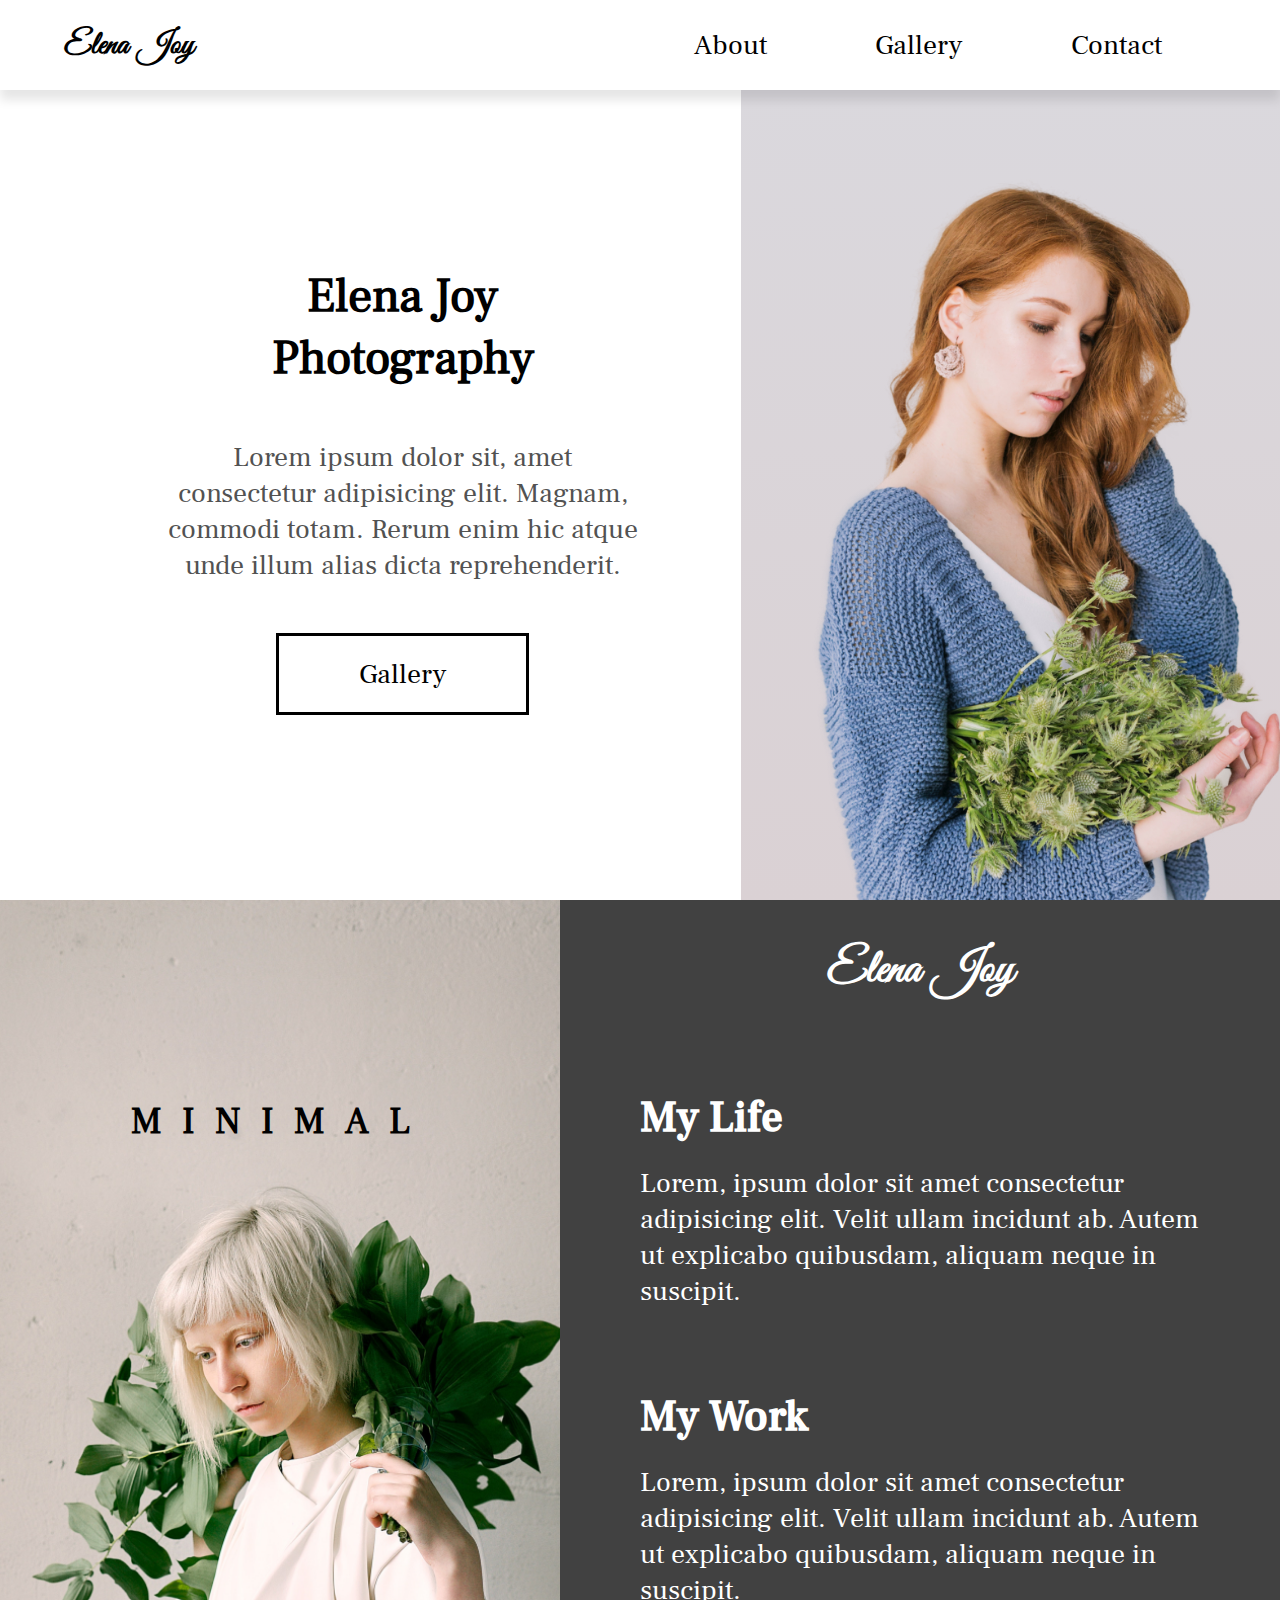
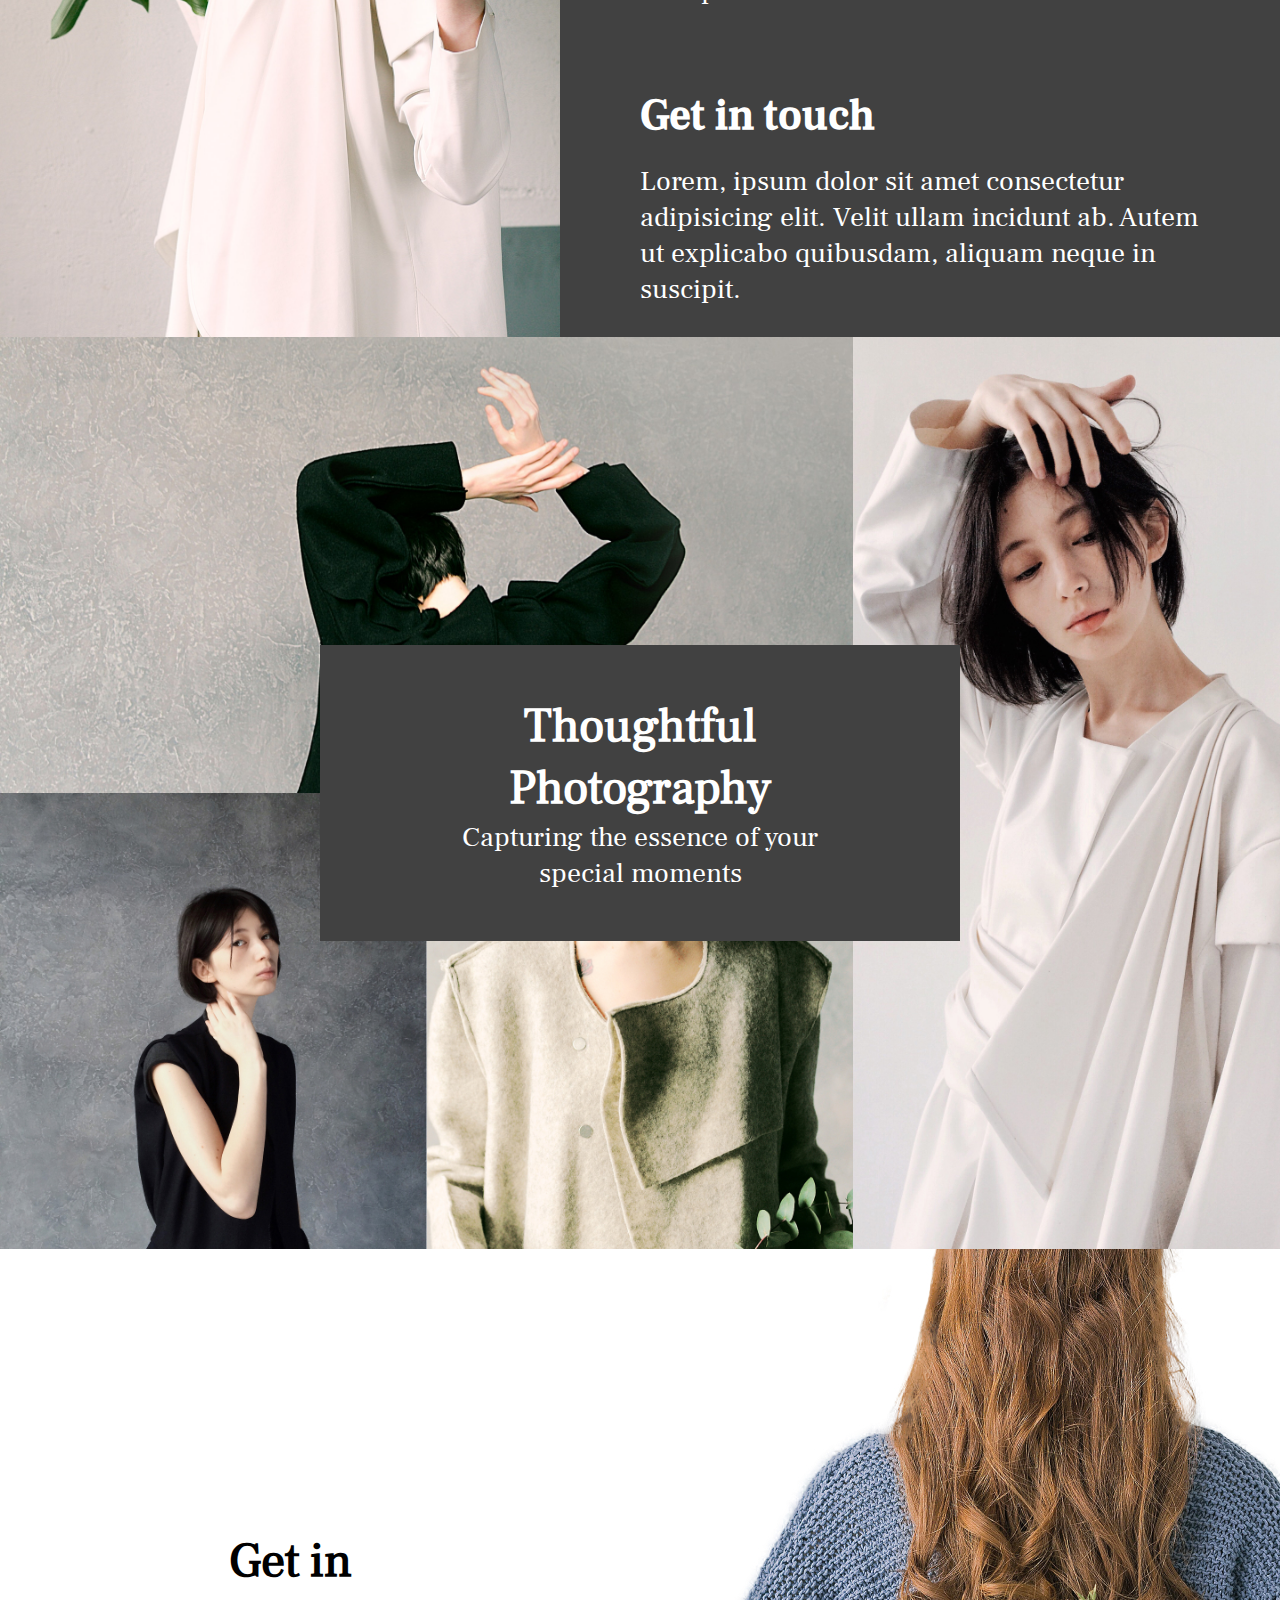
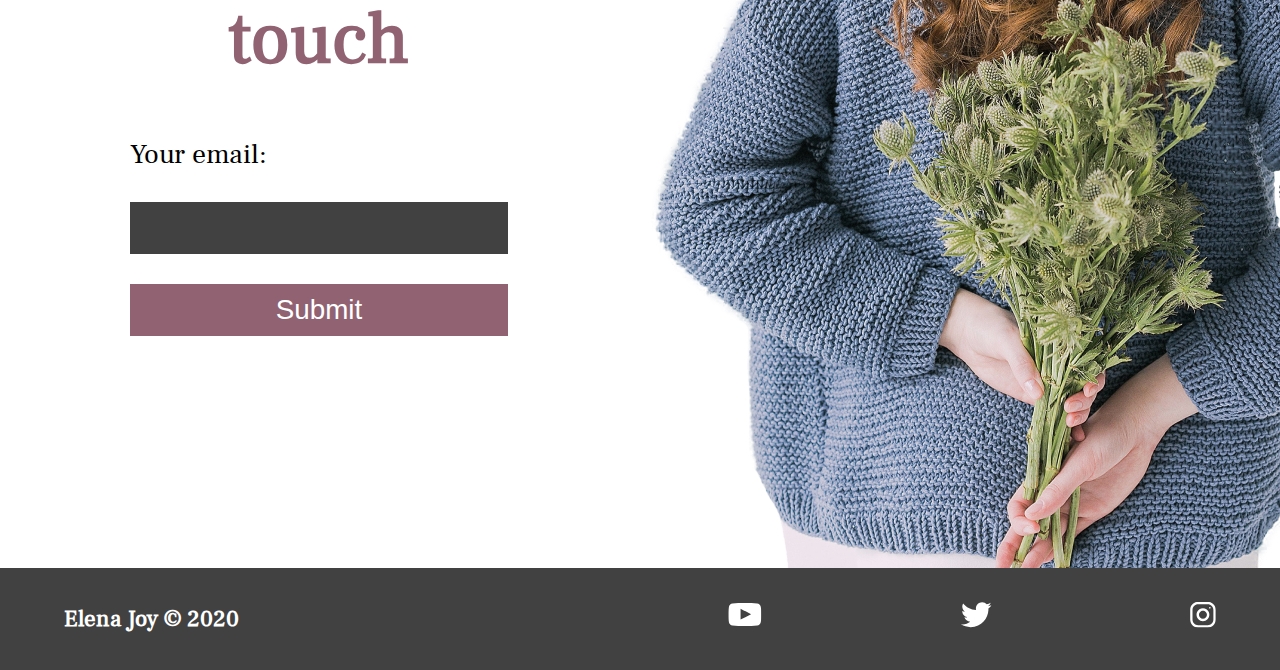
<file: deved-project-2/index.html>
<!DOCTYPE html>
<html lang="en">
    <head>
        <meta charset="UTF-8">
        <meta name="viewport" content="width=device-width, initial-scale=1.0">
        <meta http-equiv="X-UA-Compatible" content="ie=edge">
        <meta 
        name="description"
        content="Professional Photographer available for weddings and special events"
        >
        <meta name="robots" content="index,follow" >           
        <link rel="stylesheet" href="./style.css">
        <title>Elena Joy | Photographer</title>
    </head>
<body>
    <header class="main-head">
        <nav>
            <h1 id="logo">Elena Joy</h1>
            <ul class="nav-links">
                <li><a href="#about">About</a></li>
                <li><a href="#gallery">Gallery</a></li>
                <li><a href="#contact">Contact</a></li>
            </ul>
            <div class="burger">
                <span class="line1"></span>
                <span class="line2"></span>
                <span class="line3"></span>
            </div>
        </nav>
    </header>
    <main>
        <section class="hero">
           <div class="hero-introduction flex">
            <h2>
                Elena Joy <br> Photography
            </h2>
            <p>
                Lorem ipsum dolor sit, amet consectetur adipisicing elit. Magnam, commodi totam. Rerum enim hic atque unde illum alias dicta reprehenderit.
            </p>
            <a href="#gallery">Gallery</a>
           </div>
           <div class="hero-images">
               <img 
               class="hero-elena"
               src="./img/elena-joy.png"
               alt="Picture of Elena Joy"
               >
               <img src="./img/plant1.png" alt="" class="plant1 plant">
               <img src="./img/plant2.png" alt="" class="plant2 plant">
           </div>
        </section>
        <section class="about" id="about">
            <div class="about-image">
                <h5>MINIMAL</h5>
                <img src="./img/about-image.png" alt="portrait-picture">
            </div>
            <div class="about-text flex">
                <h2>Elena Joy</h2>
                <div class="about-life">
                    <h3>My Life</h3>
                    <p>Lorem, ipsum dolor sit amet consectetur adipisicing elit. Velit ullam incidunt ab. Autem ut explicabo quibusdam, aliquam neque in suscipit.</p>
                </div>
                <div class="about-work">
                    <h3>My Work</h3>
                    <p>Lorem, ipsum dolor sit amet consectetur adipisicing elit. Velit ullam incidunt ab. Autem ut explicabo quibusdam, aliquam neque in suscipit.</p>
                </div>
                <div class="about-contact">
                    <h3>Get in touch</h3>
                    <p>Lorem, ipsum dolor sit amet consectetur adipisicing elit. Velit ullam incidunt ab. Autem ut explicabo quibusdam, aliquam neque in suscipit.</p>
                </div>
            </div>
        </section>
        <div class="gallery" id="gallery">
            <header class="gallery-head">
                <h2>Thoughtful Photography</h2>
                <p>Capturing the essence of your special moments</p>
            </header>
            <img class="gallery1" src="./img/gallery-1.jpg" alt="model posing in black top">
            <img class="gallery2" src="./img/gallery-2.jpg" alt="model posing in white coat">
            <img class="gallery3" src="./img/gallery-3.jpg" alt="model posing in black top">
            <img class="gallery4" src="./img/gallery-4.jpg" alt="model posing in green tunic">
        </div>
        <section class="contact" id="contact">
            <div class="form-wrapper flex">
                <h2>
                    Get in <br>
                    <span> touch</span>
                </h2>
                <form>
                    <label for="email">Your email:</label>
                    <input type="email" id="email required">
                    <button type="submit">Submit</button>
                </form> 
            </div>
            <img src="./img/contact-image.jpg" alt="Elena Joy">
        </section>
    </main>
    <footer class="footer">
        <h4>Elena Joy &copy; 2020</h4>
        <ul>
            <li><a href="#"><img src="./img/youtube-symbol 1.svg" alt="youtube-social-media"></a></li>
            <li><a href="#"><img src="./img/twitter 1.svg" alt="twitter-social-media"></a></li>
            <li><a href="#"><img src="./img/instagram 1.svg" alt="instagram-social-media"></a></li>
        </ul>
    </footer>
    <script src="./app.js"></script>
</body>
</html>
</file>
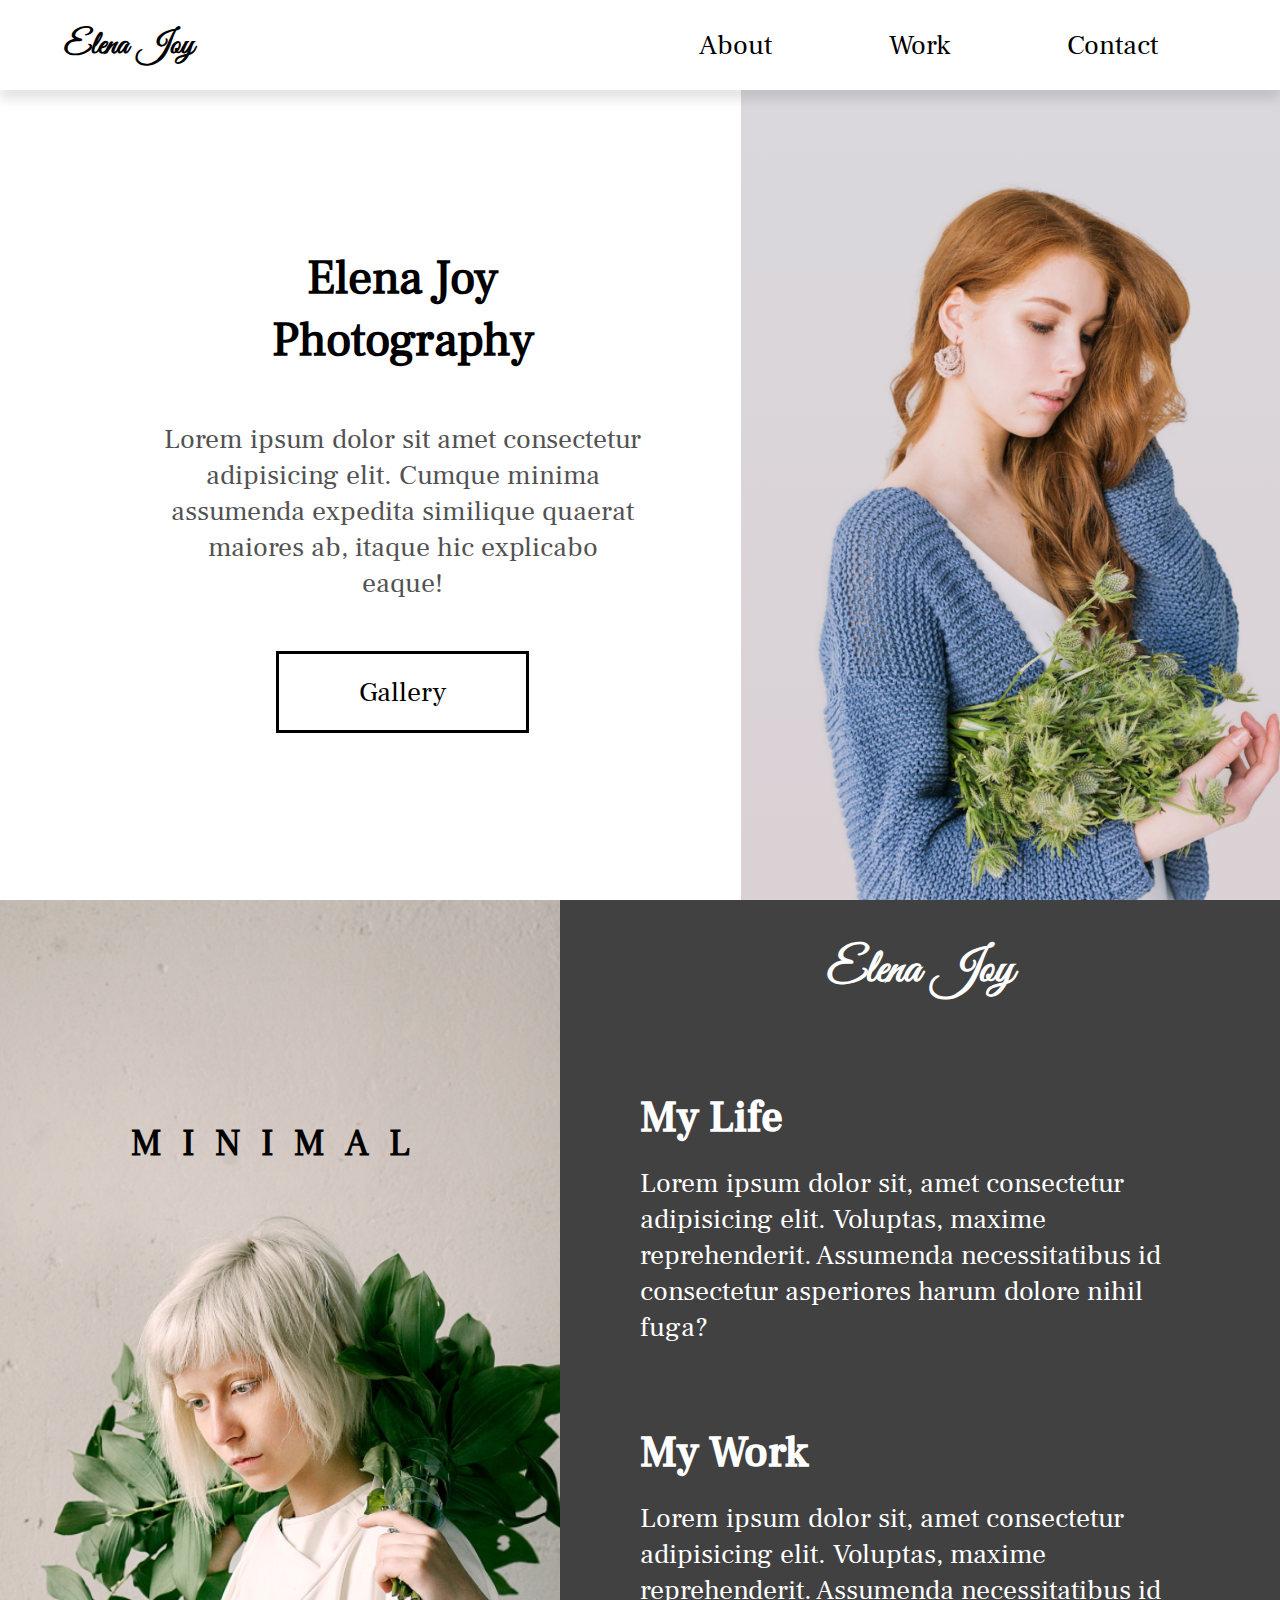
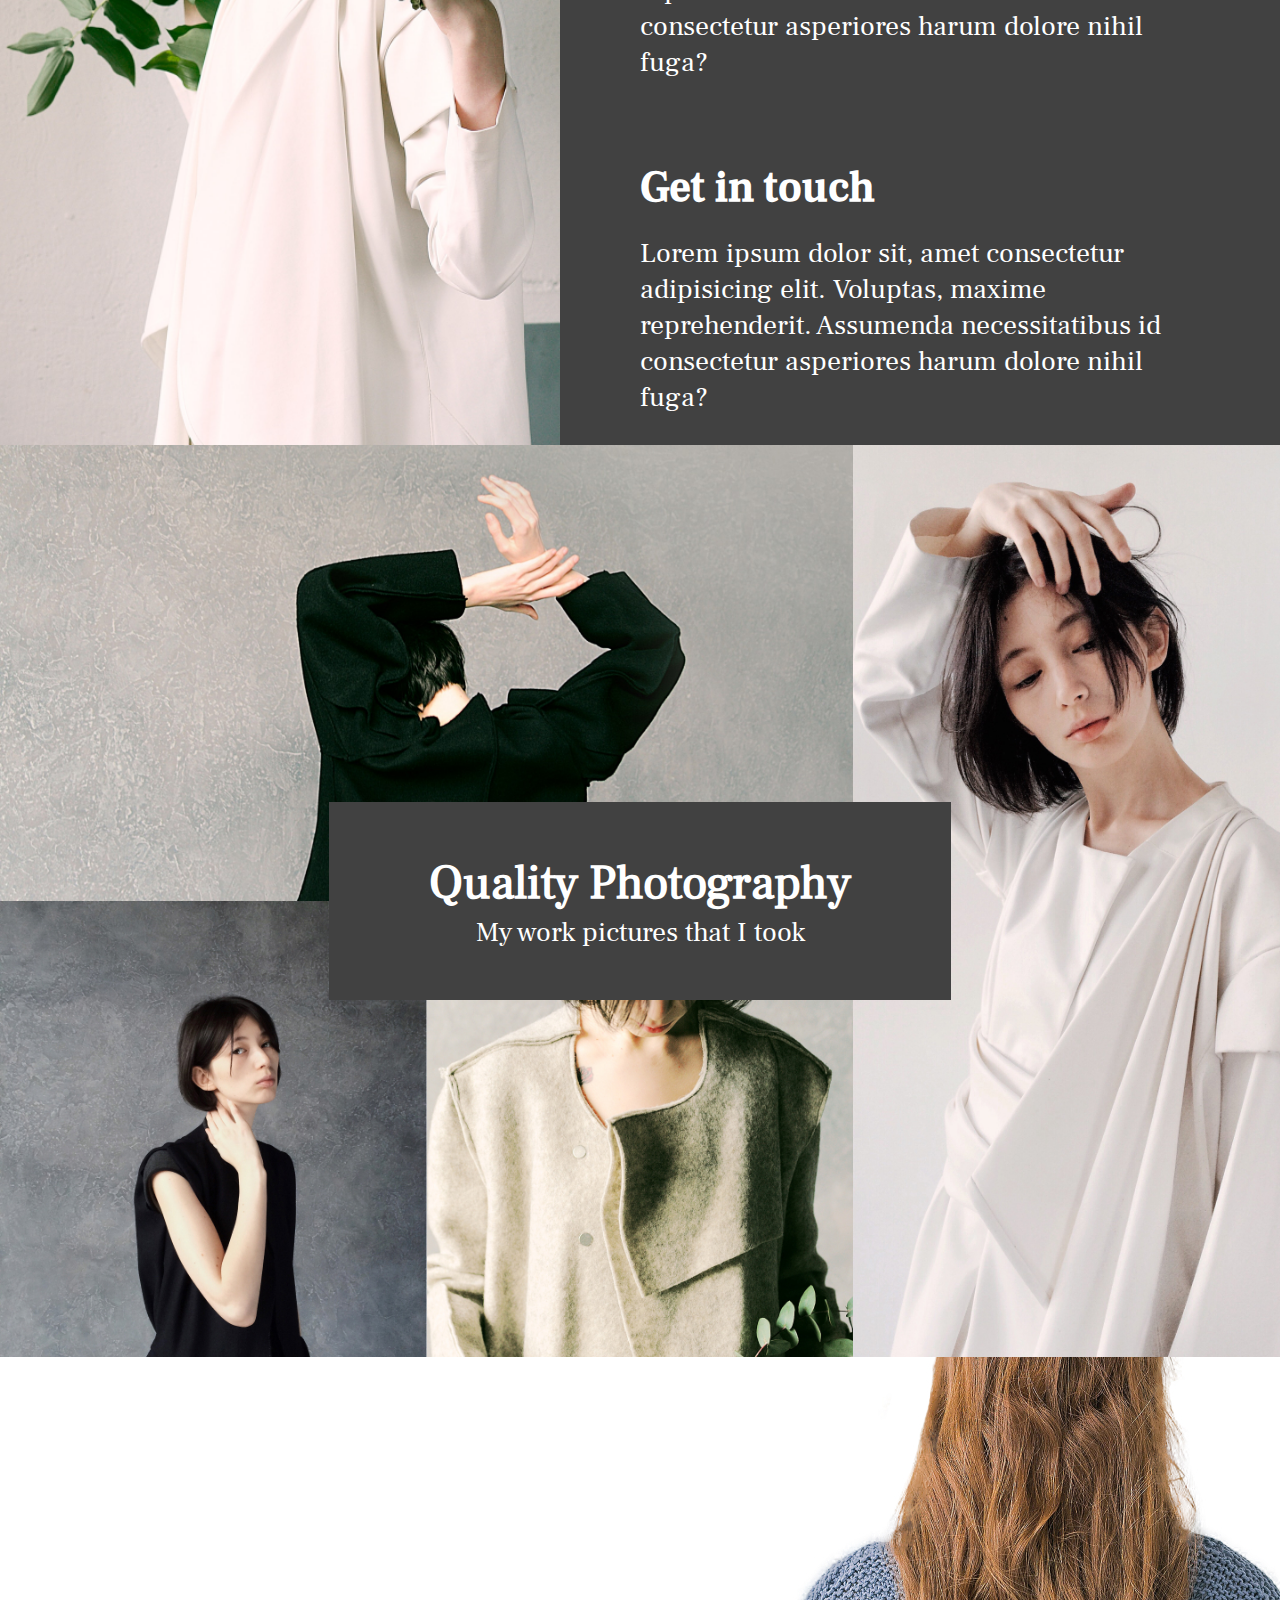
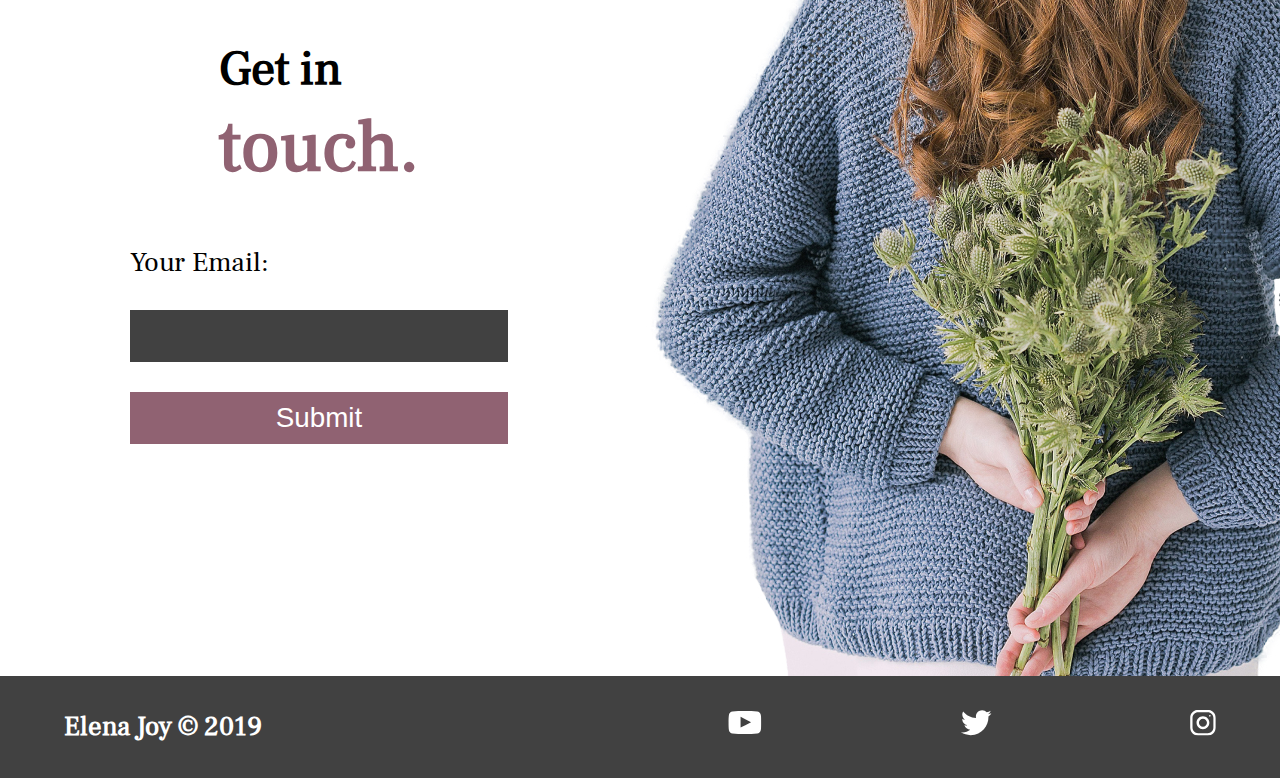
<file: Elena Joy Final Code/index.html>
<!DOCTYPE html>
<html lang="en">
  <head>
    <meta charset="UTF-8" />
    <meta name="viewport" content="width=device-width, initial-scale=1.0" />
    <meta http-equiv="X-UA-Compatible" content="ie=edge" />
    <meta
      name="description"
      content="Professional Photographer available for weddings and special events."
    />
    <meta name="robots" content="index,follow" />
    <link rel="stylesheet" href="./style.css" />
    <title>Elena Joy | Photographer</title>
  </head>
  <body>
    <header class="main-head">
      <nav>
        <h1 id="logo">Elena Joy</h1>
        <ul class="nav-links">
          <li><a href="#about">About</a></li>
          <li><a href="#work">Work</a></li>
          <li><a href="#contact">Contact</a></li>
        </ul>
        <div class="burger">
          <span class="line1"></span>
          <span class="line2"></span>
          <span class="line3"></span>
        </div>
      </nav>
    </header>
    <main>
      <section class="hero">
        <div class="hero-introduction flex">
          <h2>
            Elena Joy <br />
            Photography
          </h2>
          <p>
            Lorem ipsum dolor sit amet consectetur adipisicing elit. Cumque
            minima assumenda expedita similique quaerat maiores ab, itaque hic
            explicabo eaque!
          </p>
          <a href="#gallery">Gallery</a>
        </div>
        <div class="hero-images">
          <img
            class="hero-elena"
            src="./img/elena-joy.png"
            alt="picture of elena joy"
          />
          <img src="./img/plant1.png" alt="" class="plant1 plant" />
          <img src="./img/plant2.png" alt="" class="plant2 plant" />
        </div>
      </section>
      <section class="about" id="about">
        <div class="about-image">
          <h5>MINIMAL</h5>
          <img src="./img/about-image.png" alt="portrait-picture" />
        </div>
        <div class="about-text flex" id="work">
          <h2>Elena Joy</h2>
          <div class="about-life">
            <h3>My Life</h3>
            <p>
              Lorem ipsum dolor sit, amet consectetur adipisicing elit.
              Voluptas, maxime reprehenderit. Assumenda necessitatibus id
              consectetur asperiores harum dolore nihil fuga?
            </p>
          </div>
          <div class="about-work">
            <h3>My Work</h3>
            <p>
              Lorem ipsum dolor sit, amet consectetur adipisicing elit.
              Voluptas, maxime reprehenderit. Assumenda necessitatibus id
              consectetur asperiores harum dolore nihil fuga?
            </p>
          </div>
          <div class="about-contact">
            <h3>Get in touch</h3>
            <p>
              Lorem ipsum dolor sit, amet consectetur adipisicing elit.
              Voluptas, maxime reprehenderit. Assumenda necessitatibus id
              consectetur asperiores harum dolore nihil fuga?
            </p>
          </div>
        </div>
      </section>
      <div class="gallery" id="gallery">
        <header class="gallery-head">
          <h2>Quality Photography</h2>
          <p>My work pictures that I took</p>
        </header>
        <img class="gallery1" src="./img/gallery-1.jpg" alt="man in suit" />
        <img class="gallery2" src="./img/gallery-2.jpg" alt="lady in coat" />
        <img class="gallery3" src="./img/gallery-3.jpg" alt="lady in t-shirt" />
        <img class="gallery4" src="./img/gallery-4.jpg" alt="lady in jacket" />
      </div>
      <section class="contact" id="contact">
        <div class="form-wrapper flex">
          <h2>
            Get in <br />
            <span> touch.</span>
          </h2>
          <form>
            <label for="email">Your Email:</label>
            <input type="email" id="email" required />
            <button type="submit">Submit</button>
          </form>
        </div>
        <img src="./img/contact-image.jpg" alt="elena-joy" />
      </section>
    </main>
    <footer>
      <h4>Elena Joy &copy; 2019</h4>
      <ul>
        <li>
          <a href="#"
            ><img src="./img/youtube-symbol 1.svg" alt="youtube-social-media"
          /></a>
        </li>
        <li>
          <a href="#"
            ><img src="./img/twitter 1.svg" alt="twitter-social-media"
          /></a>
        </li>
        <li>
          <a href="#"><img src="./img/instagram 1.svg" alt="instagram"/></a>
        </li>
      </ul>
    </footer>

    <script src="app.js"></script>
  </body>
</html>
</file>
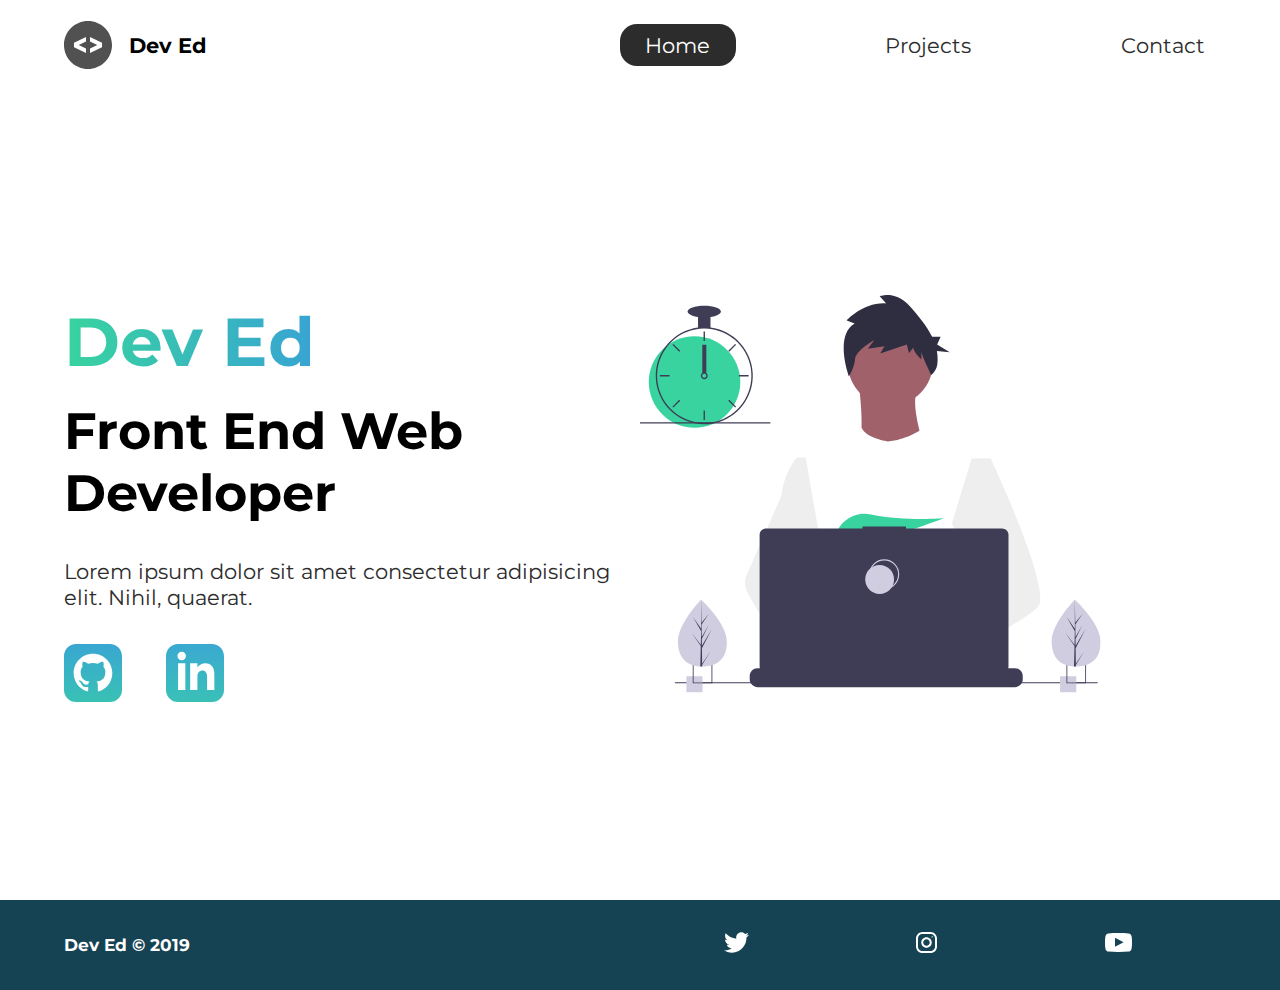
<file: Portofolio Final Code/index.html>
<!DOCTYPE html>
<html lang="en">
  <head>
    <meta charset="UTF-8" />
    <meta name="viewport" content="width=device-width, initial-scale=1.0" />
    <meta http-equiv="X-UA-Compatible" content="ie=edge" />
    <meta
      name="description"
      content="Dev Ed is a front end web developer who specializes in html,css"
    />
    <meta name="robots" content="index,follow" />
    <link
      href="https://fonts.googleapis.com/css?family=Montserrat:400,500&display=swap"
      rel="stylesheet"
    />
    <link rel="stylesheet" href="./styles/style.css" />
    <title>Dev Ed | Web Developer</title>
  </head>
  <body>
    <header class="main-head">
      <nav>
        <div class="logo">
          <img src="./icons/code.svg" alt="logo" />
          <h1>Dev Ed</h1>
        </div>
        <ul>
          <li><a class="active" href="/">Home</a></li>
          <li><a href="./projects/">Projects</a></li>
          <li><a href="./contact/">Contact</a></li>
        </ul>
      </nav>
    </header>
    <section class="intro">
      <div class="intro-text">
        <h2>Dev Ed</h2>
        <h3>
          Front End Web <br />
          Developer
        </h3>
        <p>
          Lorem ipsum dolor sit amet consectetur adipisicing elit. Nihil,
          quaerat.
        </p>
        <div class="intro-social">
          <a href="#"
            ><img src="./icons/github.svg" alt="github-social-link"
          /></a>
          <a href="#"
            ><img src="./icons/linked-in.svg" alt="linkedin-social-link"
          /></a>
        </div>
      </div>
      <div class="intro-images">
        <svg
          width="799"
          height="690"
          viewBox="0 0 799 690"
          fill="none"
          xmlns="http://www.w3.org/2000/svg"
        >
          <g id="undraw_dev_productivity_umsq (1) 1" clip-path="url(#clip0)">
            <path
              id="Vector"
              d="M516.92 624.636C516.92 624.636 512.16 626.266 504.42 628.576C487.31 633.706 455.65 642.216 428.82 643.916C405.72 645.396 386.2 641.836 382.63 626.766C381.1 620.286 383.27 614.956 388 610.576C402.12 597.486 439 592.796 468.25 591.186C476.51 590.736 484.15 590.526 490.51 590.446C501.31 590.306 508.39 590.526 508.39 590.526L508.56 591.186L516.92 624.636Z"
              fill="#A0616A"
            />
            <path
              id="Vector_2"
              d="M436.99 672.586C418.61 695.346 342.73 647.666 316.19 629.886C310.41 626.016 306.97 623.566 306.97 623.566L331.25 591.186L338.94 580.936C338.94 580.936 345.82 584.586 355.99 590.526C356.36 590.746 356.73 590.966 357.11 591.186C365.88 596.336 376.89 603.066 388 610.576C403.33 620.946 418.83 632.776 428.82 643.916C438.59 654.806 443.08 665.036 436.99 672.586Z"
              fill="#A0616A"
            />
            <g id="me">
              <path
                id="Vector_3"
                d="M434.672 191.952C475.283 191.607 507.926 158.406 507.582 117.795C507.237 77.1832 474.036 44.5403 433.425 44.8847C392.813 45.2291 360.17 78.4303 360.515 119.042C360.859 159.653 394.06 192.296 434.672 191.952Z"
                fill="#A0616A"
              />
              <path
                id="Vector_4"
                d="M379.477 155.65C379.477 155.65 394.216 259.972 373.002 271.875C351.787 283.779 499.929 283.588 499.929 283.588C499.929 283.588 466.124 193.284 480.809 165.449L379.477 155.65Z"
                fill="#A0616A"
              />
              <path
                id="Vector_5"
                d="M608.101 283.199L596.257 339.402L571.214 458.308L570.49 464.815L562.138 540.138L556.582 590.177L552.857 623.79C528.584 636.526 510.988 645.326 510.988 645.326C510.988 645.326 509.404 637.719 506.871 627.99C489.805 633.265 458.218 642.043 431.404 643.97C441.266 654.777 445.842 664.969 439.817 672.57C421.63 695.485 345.349 648.45 318.659 630.896C318.077 635.158 317.879 639.464 318.068 643.762L297.626 628.314L299.331 592.359L302.206 531.522L305.819 455.229C304.448 451.975 303.294 448.634 302.364 445.228C295.956 423.161 288.032 379.057 281.928 342.067C277.016 312.298 273.302 287.138 272.517 281.785C272.411 281.086 272.358 280.726 272.358 280.726L384.363 230.094C392.509 248.556 429.865 253.809 429.865 253.809C460.756 251.417 484.847 234.913 484.847 234.913L608.101 283.199Z"
                fill="white"
              />
              <path
                id="Vector_6"
                d="M372.285 49.3811L358.49 43.9934C358.49 43.9934 386.969 12.1 426.99 14.513L415.635 2.22366C415.635 2.22366 443.04 -9.01799 468.283 19.6674C481.553 34.7467 496.908 52.4737 506.557 72.5077L521.281 72.3829L515.251 85.9663L536.874 99.3152L514.777 97.0719C516.155 104.471 516.421 112.034 515.566 119.511C514.683 126.991 510.928 133.835 505.094 138.598V138.598C505.094 138.598 487.743 103.449 487.696 97.9443L487.813 111.705C487.813 111.705 473.959 99.4371 473.889 91.1807L466.471 100.877L462.593 85.7717L416.475 101.301L423.87 88.8526L395.157 93.2246L406.278 77.9923C406.278 77.9923 373.932 96.1568 372.811 111.304C371.689 126.452 362.299 140.875 362.299 140.875C362.299 140.875 336.213 70.3294 372.285 49.3811Z"
                fill="#2F2E41"
              />
              <path
                id="Vector_7"
                d="M690.215 540.422C682.794 548.605 664.338 560.992 641.951 574.422C633.623 579.413 624.757 584.559 615.71 589.676C594.122 601.889 571.514 614.001 552.857 623.79C528.584 636.526 510.988 645.326 510.988 645.326C510.988 645.326 509.403 637.719 506.871 627.99C503.48 614.968 498.397 598.141 493.184 590.715C493.002 590.456 492.82 590.218 492.638 589.979C491.121 588.022 489.601 586.885 488.112 586.897L562.138 540.138L594.127 519.926L570.489 464.814L540.842 395.683L557.908 339.727L575.062 283.479L608.101 283.199C608.101 283.199 619.243 306.985 633.514 340.166C635.647 345.128 637.851 350.299 640.096 355.64C669.469 425.394 706.176 522.836 690.215 540.422Z"
                fill="#EEEEEE"
              />
              <path
                id="Vector_8"
                d="M358.123 591.2C355.41 591.212 352.702 591.456 350.029 591.928C327.074 596.073 320.47 616.94 318.659 630.896C318.077 635.158 317.879 639.464 318.068 643.761L297.626 628.314L290.178 622.687C272.316 616.628 256.353 605.733 242.483 592.84C230.449 581.456 219.634 568.849 210.213 555.223C200.831 541.793 192.448 527.692 185.134 513.034C183.094 508.943 181.977 504.454 181.864 499.884C181.751 495.314 182.644 490.775 184.48 486.588L209.154 430.327L245.218 348.098C245.471 346.146 245.752 344.237 246.059 342.371C252.995 300.511 272.367 281.786 272.367 281.786L287.286 281.659L297.778 341.932L310.813 416.815L302.364 445.227L282.839 510.845L302.205 531.522L358.123 591.2Z"
                fill="#EEEEEE"
              />
            </g>
            <path
              id="Vector_9"
              d="M372.877 415.806L385.631 430.686C390.37 429.783 395.319 428.721 400.416 427.529L396.752 415.806L405.71 426.256C459.707 412.975 526.637 387.155 526.637 387.155C526.637 387.155 454.379 392.453 400.428 380.666C376.558 375.451 351.998 387.284 342.202 409.668C336.508 422.679 337.403 433.951 357.596 433.951C364.419 433.835 371.223 433.195 377.949 432.037L372.877 415.806Z"
              fill="#38D39F"
            />
            <path
              id="Vector_10"
              d="M663.65 660.386V666.456C663.654 668.122 663.345 669.774 662.74 671.326C662.472 672.018 662.147 672.687 661.77 673.326C660.578 675.326 658.887 676.983 656.862 678.133C654.838 679.283 652.549 679.887 650.22 679.886H203.67C201.342 679.887 199.053 679.283 197.028 678.133C195.003 676.983 193.312 675.326 192.12 673.326C191.743 672.687 191.419 672.018 191.15 671.326C190.546 669.774 190.237 668.122 190.24 666.456V660.386C190.24 658.622 190.587 656.876 191.262 655.246C191.936 653.616 192.926 652.136 194.173 650.888C195.42 649.641 196.901 648.652 198.53 647.977C200.16 647.302 201.906 646.955 203.67 646.956H229.41V644.126C229.41 644.052 229.425 643.979 229.453 643.911C229.481 643.843 229.522 643.782 229.574 643.73C229.626 643.678 229.688 643.636 229.756 643.608C229.824 643.58 229.897 643.566 229.97 643.566H243.4C243.474 643.566 243.547 643.58 243.615 643.608C243.683 643.636 243.745 643.678 243.797 643.73C243.849 643.782 243.89 643.843 243.918 643.911C243.946 643.979 243.96 644.052 243.96 644.126V646.956H252.35V644.126C252.35 644.052 252.365 643.979 252.393 643.911C252.421 643.843 252.462 643.782 252.514 643.73C252.566 643.678 252.628 643.636 252.696 643.608C252.764 643.58 252.837 643.566 252.91 643.566H266.34C266.414 643.566 266.487 643.58 266.555 643.608C266.623 643.636 266.684 643.678 266.736 643.73C266.789 643.782 266.83 643.843 266.858 643.911C266.886 643.979 266.9 644.052 266.9 644.126V646.956H275.3V644.126C275.3 644.052 275.315 643.979 275.343 643.911C275.371 643.843 275.412 643.782 275.464 643.73C275.516 643.678 275.578 643.636 275.646 643.608C275.714 643.58 275.787 643.566 275.86 643.566H289.29C289.364 643.566 289.437 643.58 289.505 643.608C289.573 643.636 289.634 643.678 289.686 643.73C289.739 643.782 289.78 643.843 289.808 643.911C289.836 643.979 289.85 644.052 289.85 644.126V646.956H298.24V644.126C298.24 644.052 298.255 643.979 298.283 643.911C298.311 643.843 298.352 643.782 298.404 643.73C298.456 643.678 298.518 643.636 298.586 643.608C298.654 643.58 298.727 643.566 298.8 643.566H312.23C312.304 643.566 312.377 643.58 312.445 643.608C312.513 643.636 312.574 643.678 312.626 643.73C312.678 643.782 312.72 643.843 312.748 643.911C312.776 643.979 312.79 644.052 312.79 644.126V646.956H321.18V644.126C321.18 644.052 321.194 643.979 321.223 643.911C321.251 643.843 321.292 643.782 321.344 643.73C321.396 643.678 321.458 643.636 321.526 643.608C321.594 643.58 321.667 643.566 321.74 643.566H335.17C335.244 643.566 335.317 643.58 335.385 643.608C335.453 643.636 335.514 643.678 335.566 643.73C335.618 643.782 335.66 643.843 335.688 643.911C335.716 643.979 335.73 644.052 335.73 644.126V646.956H344.13V644.126C344.13 644.052 344.145 643.979 344.173 643.911C344.201 643.843 344.242 643.782 344.294 643.73C344.346 643.678 344.408 643.636 344.476 643.608C344.544 643.58 344.617 643.566 344.69 643.566H358.12C358.194 643.566 358.267 643.58 358.335 643.608C358.403 643.636 358.464 643.678 358.516 643.73C358.569 643.782 358.61 643.843 358.638 643.911C358.666 643.979 358.68 644.052 358.68 644.126V646.956H367.07V644.126C367.07 644.052 367.085 643.979 367.113 643.911C367.141 643.843 367.182 643.782 367.234 643.73C367.286 643.678 367.348 643.636 367.416 643.608C367.484 643.58 367.557 643.566 367.63 643.566H472.83C472.904 643.566 472.977 643.58 473.045 643.608C473.113 643.636 473.174 643.678 473.227 643.73C473.279 643.782 473.32 643.843 473.348 643.911C473.376 643.979 473.39 644.052 473.39 644.126V646.956H481.79V644.126C481.79 644.052 481.804 643.979 481.833 643.911C481.861 643.843 481.902 643.782 481.954 643.73C482.006 643.678 482.068 643.636 482.136 643.608C482.204 643.58 482.277 643.566 482.35 643.566H495.78C495.928 643.567 496.07 643.627 496.175 643.732C496.279 643.836 496.339 643.978 496.34 644.126V646.956H504.73V644.126C504.73 644.052 504.745 643.979 504.773 643.911C504.801 643.843 504.842 643.782 504.894 643.73C504.946 643.678 505.008 643.636 505.076 643.608C505.144 643.58 505.217 643.566 505.29 643.566H518.72C518.794 643.566 518.867 643.58 518.935 643.608C519.003 643.636 519.065 643.678 519.117 643.73C519.169 643.782 519.21 643.843 519.238 643.911C519.266 643.979 519.28 644.052 519.28 644.126V646.956H527.67V644.126C527.67 644.052 527.685 643.979 527.713 643.911C527.741 643.843 527.782 643.782 527.834 643.73C527.886 643.678 527.948 643.636 528.016 643.608C528.084 643.58 528.157 643.566 528.23 643.566H541.66C541.734 643.566 541.807 643.58 541.875 643.608C541.943 643.636 542.005 643.678 542.057 643.73C542.109 643.782 542.15 643.843 542.178 643.911C542.206 643.979 542.22 644.052 542.22 644.126V646.956H550.62V644.126C550.62 644.052 550.635 643.979 550.663 643.911C550.691 643.843 550.732 643.782 550.784 643.73C550.836 643.678 550.898 643.636 550.966 643.608C551.034 643.58 551.107 643.566 551.18 643.566H564.61C564.757 643.568 564.898 643.628 565.001 643.733C565.104 643.837 565.161 643.979 565.16 644.126V646.956H573.56V644.126C573.56 644.052 573.575 643.979 573.603 643.911C573.631 643.843 573.672 643.782 573.724 643.73C573.776 643.678 573.838 643.636 573.906 643.608C573.974 643.58 574.047 643.566 574.12 643.566H587.55C587.624 643.566 587.697 643.58 587.765 643.608C587.833 643.636 587.895 643.678 587.947 643.73C587.999 643.782 588.04 643.843 588.068 643.911C588.096 643.979 588.11 644.052 588.11 644.126V646.956H596.5V644.126C596.5 644.052 596.515 643.979 596.543 643.911C596.571 643.843 596.612 643.782 596.664 643.73C596.716 643.678 596.778 643.636 596.846 643.608C596.914 643.58 596.987 643.566 597.06 643.566H610.49C610.564 643.566 610.637 643.58 610.705 643.608C610.773 643.636 610.835 643.678 610.887 643.73C610.939 643.782 610.98 643.843 611.008 643.911C611.036 643.979 611.05 644.052 611.05 644.126V646.956H650.22C651.984 646.955 653.731 647.302 655.36 647.977C656.99 648.652 658.471 649.641 659.718 650.888C660.965 652.136 661.954 653.616 662.629 655.246C663.304 656.876 663.651 658.622 663.65 660.386Z"
              fill="#3F3D56"
            />
            <path
              id="Vector_11"
              d="M793.5 671.326H60.5V673.326H793.5V671.326Z"
              fill="#3F3D56"
            />
            <path
              id="Vector_12"
              d="M627.694 404.757H461.251V401.326H385.78V404.757H218.651C215.665 404.757 212.801 405.943 210.69 408.054C208.578 410.166 207.392 413.029 207.392 416.015V643.927C207.392 646.913 208.578 649.776 210.69 651.888C212.801 653.999 215.665 655.185 218.651 655.185H627.694C630.68 655.185 633.544 653.999 635.655 651.888C637.767 649.776 638.953 646.913 638.953 643.927V416.015C638.953 414.537 638.662 413.073 638.096 411.707C637.53 410.341 636.701 409.1 635.655 408.054C634.61 407.009 633.369 406.18 632.003 405.614C630.637 405.048 629.173 404.757 627.694 404.757Z"
              fill="#3F3D56"
            />
            <path
              id="Vector_13"
              d="M423.5 509.326C437.307 509.326 448.5 498.133 448.5 484.326C448.5 470.519 437.307 459.326 423.5 459.326C409.693 459.326 398.5 470.519 398.5 484.326C398.5 498.133 409.693 509.326 423.5 509.326Z"
              stroke="#D0CDE1"
              stroke-width="2"
              stroke-miterlimit="10"
            />
            <path
              id="Vector_14"
              d="M415.5 518.326C429.307 518.326 440.5 507.133 440.5 493.326C440.5 479.519 429.307 468.326 415.5 468.326C401.693 468.326 390.5 479.519 390.5 493.326C390.5 507.133 401.693 518.326 415.5 518.326Z"
              fill="#D0CDE1"
            />
            <path
              id="Vector_15"
              d="M108.446 661.223H80.4463V689.223H108.446V661.223Z"
              fill="#D0CDE1"
            />
            <path
              id="Vector_16"
              d="M91.4502 639.223V673.223H125.45V639.223H91.4502ZM123.97 671.743H92.9202V640.703H123.97V671.743Z"
              fill="#3F3D56"
            />
            <path
              id="Vector_17"
              d="M756.446 661.223H728.446V689.223H756.446V661.223Z"
              fill="#D0CDE1"
            />
            <path
              id="Vector_18"
              d="M739.45 639.223V673.223H773.45V639.223H739.45ZM771.97 671.743H740.92V640.703H771.97V671.743Z"
              fill="#3F3D56"
            />
            <path
              id="Vector_19"
              d="M94.5802 230.113C138.399 230.113 173.921 194.592 173.921 150.773C173.921 106.955 138.399 71.4326 94.5802 71.4326C50.7617 71.4326 15.2397 106.955 15.2397 150.773C15.2397 194.592 50.7617 230.113 94.5802 230.113Z"
              fill="#38D39F"
            />
            <path
              id="Vector_20"
              d="M122.229 56.4899C115.045 55.5763 107.774 55.5763 100.59 56.4899C84.586 58.5913 69.5203 65.2398 57.181 75.6465C44.8417 86.0532 35.7467 99.7813 30.9754 115.202C28.8053 122.229 27.5764 129.514 27.3208 136.864C27.2848 137.886 27.2607 138.92 27.2607 139.954C27.283 162.264 36.1559 183.655 51.932 199.431C67.7082 215.207 89.0989 224.08 111.41 224.103C113.201 224.103 114.992 224.042 116.759 223.934C120.907 223.674 125.03 223.103 129.093 222.227C148.495 218.055 165.798 207.161 177.947 191.468C190.095 175.776 196.308 156.295 195.487 136.467C194.665 116.638 186.863 97.738 173.459 83.1039C160.054 68.4698 141.909 59.0435 122.229 56.4899H122.229ZM137.748 217.347H137.736C130.959 219.659 123.905 221.062 116.759 221.518C114.992 221.638 113.201 221.698 111.41 221.698C89.7377 221.672 68.961 213.051 53.6367 197.727C38.3123 182.402 29.6914 161.626 29.6649 139.954C29.6649 138.92 29.689 137.886 29.725 136.864C30.5514 115.744 39.5156 95.7617 54.7411 81.1008C69.9666 66.44 90.273 58.237 111.41 58.2089C130.776 58.21 149.513 65.0865 164.283 77.6131C179.052 90.1398 188.895 107.503 192.057 126.61C195.219 145.716 191.496 165.325 181.55 181.942C171.604 198.559 156.081 211.106 137.748 217.347H137.748Z"
              fill="#3F3D56"
            />
            <path
              id="Vector_21"
              d="M112.612 63.0176H110.208V79.8474H112.612V63.0176Z"
              fill="#3F3D56"
            />
            <path
              id="Vector_22"
              d="M57.8578 84.7018L56.1577 86.4019L68.0582 98.3023L69.7582 96.6022L57.8578 84.7018Z"
              fill="#3F3D56"
            />
            <path
              id="Vector_23"
              d="M34.4736 138.751V141.156H51.3034V138.751H34.4736Z"
              fill="#3F3D56"
            />
            <path
              id="Vector_24"
              d="M56.1578 193.506L57.8579 195.206L69.7584 183.306L68.0583 181.606L56.1578 193.506Z"
              fill="#3F3D56"
            />
            <path
              id="Vector_25"
              d="M153.062 96.6022L154.762 98.3022L166.662 86.4018L164.962 84.7017L153.062 96.6022Z"
              fill="#3F3D56"
            />
            <path
              id="Vector_26"
              d="M171.516 138.751V141.156H188.346V138.751H171.516Z"
              fill="#3F3D56"
            />
            <path
              id="Vector_27"
              d="M154.762 181.605L153.062 183.305L164.962 195.206L166.662 193.506L154.762 181.605Z"
              fill="#3F3D56"
            />
            <path
              id="Vector_28"
              d="M112.612 200.06H110.208V216.89H112.612V200.06Z"
              fill="#3F3D56"
            />
            <path
              id="Vector_29"
              d="M115.016 135.145C113.976 134.365 112.711 133.943 111.41 133.943C110.11 133.943 108.844 134.365 107.804 135.145C107.091 135.686 106.505 136.375 106.085 137.165C105.552 138.181 105.322 139.329 105.421 140.473C105.52 141.616 105.944 142.707 106.644 143.617C107.343 144.527 108.288 145.218 109.368 145.608C110.447 145.997 111.616 146.07 112.735 145.817C113.855 145.564 114.878 144.996 115.685 144.179C116.492 143.363 117.048 142.333 117.288 141.21C117.528 140.088 117.441 138.92 117.039 137.846C116.636 136.771 115.935 135.834 115.017 135.145H115.016ZM111.41 143.56C110.454 143.557 109.539 143.176 108.863 142.501C108.187 141.825 107.807 140.909 107.804 139.954C107.808 139.224 108.03 138.513 108.441 137.91C108.793 137.4 109.271 136.989 109.828 136.718C110.386 136.446 111.004 136.323 111.623 136.361C112.241 136.398 112.84 136.594 113.361 136.931C113.881 137.267 114.307 137.732 114.595 138.281C114.883 138.83 115.025 139.444 115.007 140.063C114.989 140.683 114.811 141.287 114.491 141.818C114.17 142.349 113.719 142.788 113.179 143.093C112.639 143.398 112.03 143.559 111.41 143.56V143.56Z"
              fill="#3F3D56"
            />
            <path
              id="Vector_30"
              d="M122.229 35.3687H100.591V57.007H122.229V35.3687Z"
              fill="#3F3D56"
            />
            <path
              id="Vector_31"
              d="M111.41 38.9748C127.344 38.9748 140.261 34.4 140.261 28.7567C140.261 23.1134 127.344 18.5386 111.41 18.5386C95.4757 18.5386 82.5586 23.1134 82.5586 28.7567C82.5586 34.4 95.4757 38.9748 111.41 38.9748Z"
              fill="#3F3D56"
            />
            <path id="clock-arrow" d="M115 86H108V135H115V86Z" fill="#3F3D56" />
            <path
              id="Vector_32"
              d="M226 220.44H0V222.844H226V220.44Z"
              fill="#3F3D56"
            />
            <g id="plant-left">
              <path
                id="Vector_33"
                d="M150.594 599.754C151.527 631.704 132.858 643.413 109.43 644.097C108.886 644.113 108.344 644.123 107.805 644.126C106.719 644.135 105.643 644.117 104.577 644.072C83.3891 643.193 66.6172 631.945 65.7495 602.232C64.8515 571.482 103.018 531.529 105.882 528.574L105.887 528.571C105.996 528.458 106.052 528.402 106.052 528.402C106.052 528.402 149.661 567.807 150.594 599.754Z"
                fill="#D0CDE1"
              />
              <path
                id="Vector_34"
                d="M107.744 639.255L122.626 617.124L107.774 641.636L107.805 644.126C106.719 644.135 105.643 644.117 104.577 644.072L105.315 612.06L105.295 611.813L105.322 611.766L105.393 608.741L89.0952 585.078L105.374 606.477L105.432 607.116L105.989 582.93L91.9122 558.397L106.029 578.681L105.882 528.574L105.882 528.407L105.887 528.571L106.821 568.062L119.651 552.021L106.863 571.464L107.143 593.098L118.949 571.984L107.187 596.279L107.343 608.308L124.512 578.897L107.395 612.505L107.744 639.255Z"
                fill="#3F3D56"
              />
            </g>
            <g id="plant-right">
              <path
                id="Vector_35"
                d="M798.594 599.754C799.527 631.704 780.858 643.413 757.43 644.097C756.886 644.113 756.344 644.123 755.805 644.126C754.719 644.135 753.643 644.117 752.577 644.072C731.389 643.193 714.617 631.945 713.749 602.232C712.851 571.482 751.018 531.529 753.882 528.574L753.887 528.571C753.996 528.458 754.052 528.402 754.052 528.402C754.052 528.402 797.661 567.807 798.594 599.754Z"
                fill="#D0CDE1"
              />
              <path
                id="Vector_36"
                d="M755.744 639.255L770.626 617.124L755.774 641.636L755.805 644.126C754.719 644.135 753.643 644.117 752.577 644.072L753.315 612.06L753.295 611.813L753.323 611.766L753.393 608.741L737.095 585.078L753.374 606.477L753.432 607.116L753.989 582.93L739.912 558.397L754.029 578.681L753.882 528.574L753.882 528.407L753.887 528.571L754.821 568.062L767.651 552.021L754.864 571.464L755.143 593.098L766.949 571.984L755.187 596.279L755.343 608.308L772.512 578.897L755.395 612.505L755.744 639.255Z"
                fill="#3F3D56"
              />
            </g>
          </g>
          <defs>
            <clipPath id="clip0">
              <rect width="798.627" height="689.223" fill="white" />
            </clipPath>
          </defs>
        </svg>
        <img class="splash" src="./img/splash.svg" alt="" />
      </div>
    </section>
    <footer>
      <h4>Dev Ed &copy; 2019</h4>
      <ul>
        <li>
          <a href="#"
            ><img src="./icons/twitter 1.svg" alt="twitter-social"
          /></a>
        </li>
        <li>
          <a href="#"
            ><img src="./icons/instagram 1.svg" alt="instagram-social"
          /></a>
        </li>
        <li>
          <a href="#"
            ><img src="./icons/youtube-symbol 1.svg" alt="youtube-social"
          /></a>
        </li>
      </ul>
    </footer>
  </body>
</html>
</file>
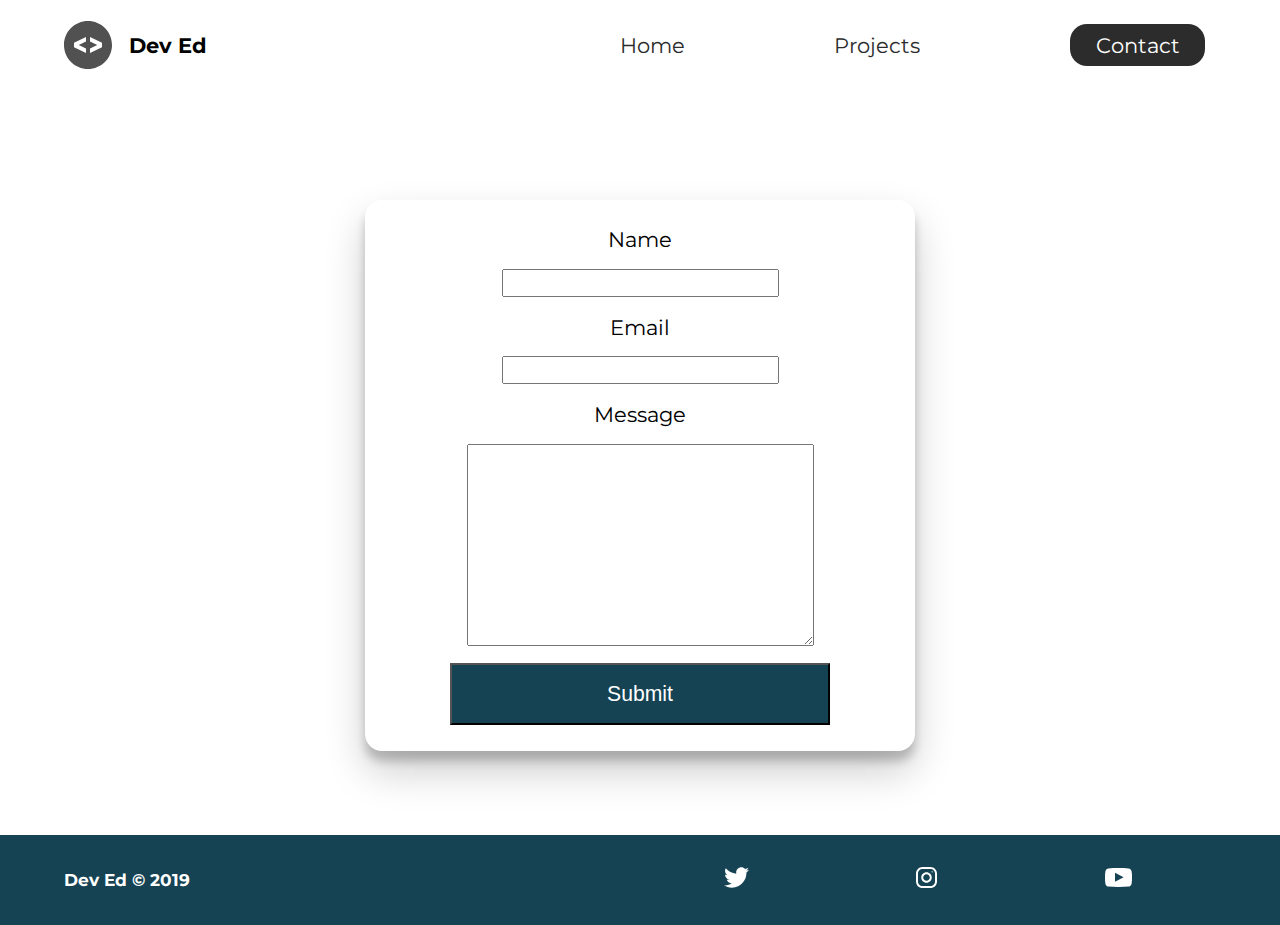
<file: Portofolio Final Code/contact/index.html>
<!DOCTYPE html>
<html lang="en">
  <head>
    <meta charset="UTF-8" />
    <meta name="viewport" content="width=device-width, initial-scale=1.0" />
    <meta http-equiv="X-UA-Compatible" content="ie=edge" />
    <meta
      name="description"
      content="Dev Ed is a front end web developer who specializes in html,css"
    />
    <meta name="robots" content="index,follow" />
    <link
      href="https://fonts.googleapis.com/css?family=Montserrat:400,500&display=swap"
      rel="stylesheet"
    />
    <link rel="stylesheet" href="../styles/style.css" />
    <title>Dev Ed | Web Developer</title>
  </head>
  <body>
    <header class="main-head">
      <nav>
        <div class="logo">
          <img src="../icons/code.svg" alt="logo" />
          <h1>Dev Ed</h1>
        </div>
        <ul>
          <li><a href="../index.html">Home</a></li>
          <li><a href="../projects/">Projects</a></li>
          <li><a class="active" href="./index.html">Contact</a></li>
        </ul>
      </nav>
    </header>
    <section class="form-section">
      <form>
        <label for="name">Name</label>
        <input type="text" name="name" id="name" required />
        <label for="email">Email</label>
        <input type="email" name="email" id="email" required />
        <label for="message">Message</label>
        <textarea name="message" id="message" cols="30" rows="10"></textarea>
        <button type="submit">Submit</button>
      </form>
    </section>
    <footer>
      <h4>Dev Ed &copy; 2019</h4>
      <ul>
        <li>
          <a href="#"><img src="/icons/twitter 1.svg" alt="twitter-social"/></a>
        </li>
        <li>
          <a href="#"
            ><img src="/icons/instagram 1.svg" alt="instagram-social"
          /></a>
        </li>
        <li>
          <a href="#"
            ><img src="/icons/youtube-symbol 1.svg" alt="youtube-social"
          /></a>
        </li>
      </ul>
    </footer>
  </body>
</html>
</file>
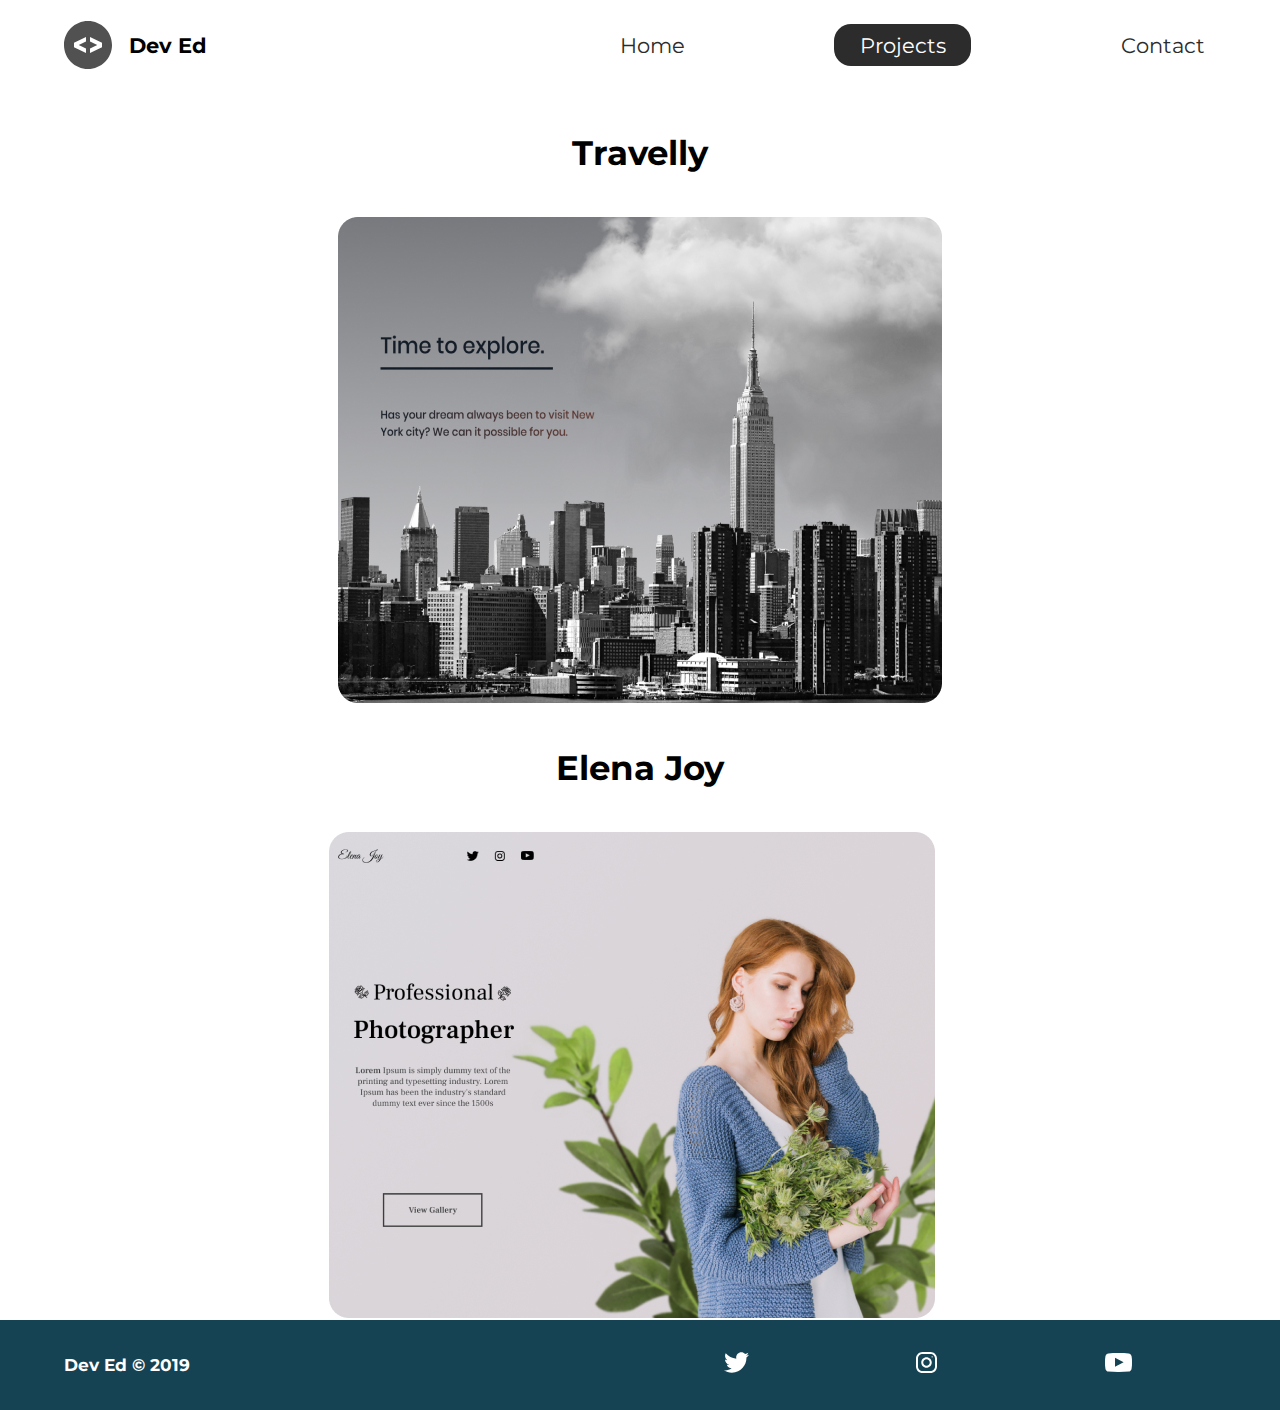
<file: Portofolio Final Code/projects/index.html>
<!DOCTYPE html>
<html lang="en">
  <head>
    <meta charset="UTF-8" />
    <meta name="viewport" content="width=device-width, initial-scale=1.0" />
    <meta http-equiv="X-UA-Compatible" content="ie=edge" />
    <meta
      name="description"
      content="Dev Ed is a front end web developer who specializes in html,css"
    />
    <meta name="robots" content="index,follow" />
    <link
      href="https://fonts.googleapis.com/css?family=Montserrat:400,500&display=swap"
      rel="stylesheet"
    />
    <link rel="stylesheet" href="../styles/style.css" />
    <title>Dev Ed | Web Developer</title>
  </head>
  <body>
    <header class="main-head">
      <nav>
        <div class="logo">
          <img src="../icons/code.svg" alt="logo" />
          <h1>Dev Ed</h1>
        </div>
        <ul>
          <li><a href="../index.html">Home</a></li>
          <li><a class="active" href="./index.html">Projects</a></li>
          <li><a href="../contact/">Contact</a></li>
        </ul>
      </nav>
    </header>
    <section class="projects">
      <div class="travelly">
        <h2>Travelly</h2>
        <img src="../img/travelly.jpg" alt="travelly-project" />
      </div>
      <div class="travelly">
        <h2>Elena Joy</h2>
        <img src="../img/elena-joy.jpg" alt="elena-project" />
      </div>
    </section>
    <footer>
      <h4>Dev Ed &copy; 2019</h4>
      <ul>
        <li>
          <a href="#"><img src="/icons/twitter 1.svg" alt="twitter-social"/></a>
        </li>
        <li>
          <a href="#"
            ><img src="/icons/instagram 1.svg" alt="instagram-social"
          /></a>
        </li>
        <li>
          <a href="#"
            ><img src="/icons/youtube-symbol 1.svg" alt="youtube-social"
          /></a>
        </li>
      </ul>
    </footer>
  </body>
</html>
</file>
<file: deved-project-2/style.css>
/* Global Styles */

* {
  margin: 0;
  padding: 0;
  box-sizing: border-box;
}

@font-face {
  font-family: "Ruhl";
  src: url("./fonts/FrankRuhlLibre-Regular.ttf");
}

@font-face {
  font-family: "Ruhl Medium";
  src: url("./fonts/FrankRuhlLibre-Medium.ttf");
}

@font-face {
  font-family: "Vibes";
  src: url("./fonts/GreatVibes-Regular.ttf");
}

html {
  font-size: 62.5%;
  --header1: calc(2rem + 1vw);
  --header2: calc(3.5rem + 1vw);
  --header3: calc(3rem + 1vw);
  --header4: calc(2.4rem + 1vw);
  --text: calc(1.5rem + 1vw);
  --big: calc(6rem + 1vw);
  --special-color: #906272;
  --background-color: #414141;
  --gray-text: #525252;
  scroll-behavior: smooth;
}

h1 {
  font-size: var(--header1);
}

li,
button,
label,
input,
a,
p {
  font-size: var(--text);
}

h2 {
  font-size: var(--header2);
}

h3 {
  font-size: var(--header3);
}

h4,
h5 {
  font-size: var(--header4);
}

ul {
  list-style: none;
}

a {
  text-decoration: none;
  color: black;
}

.flex {
  display: flex;
  flex-direction: column;
  justify-content: center;
  align-items: center;
}

body {
  font-family: "Ruhl", sans-serif;
  animation: opening 1s ease-in-out;
}

h1 {
  font-family: "Vibes", sans-serif;
}

/* Nav Section */

.main-head {
  box-shadow: 0px 10px 10px rgba(0, 0, 0, 0.1);
  z-index: 2;
  position: relative;
}

nav {
  width: 90%;
  margin: auto;
  display: flex;
  align-items: center;
  min-height: 10vh;
  padding: 2rem 0rem;
}

#logo {
  flex: 1 1 20rem;
}

.nav-links {
  display: flex;
  justify-content: space-around;
  flex: 1 1 20rem;
}

.hero {
  min-height: 90vh;
  width: 95%;
  margin: 0 0 0 auto;
  display: flex;
  flex-wrap: wrap;
  overflow: hidden;
}

.hero-introduction {
  flex: 2 1 40rem;
  text-align: center;
}

.hero-introduction p {
  padding: 5rem 10rem;
  color: var(--gray-text);
}

.hero-introduction h2 {
  padding-top: 3rem;
}

.hero-introduction a {
  padding: 2rem 8rem;
  border: 3px solid black;
  margin-bottom: 4rem;
}

.hero-images {
  flex: 1 1 40rem;
  background: linear-gradient(#dad8dd, #dad1d4);
  position: relative;
  z-index: 1;
}

.hero-elena {
  width: 100%;
  height: 100%;
  object-fit: cover;
}

.plant {
  position: absolute;
  bottom: -25%;
  left: -20%;
  z-index: -1;
  transform: translateY(10%) rotateZ(-10deg) rotateX(-90deg);
  animation: plant-entrance 1.5s ease-in-out 0.5s forwards,
    plant-shake 2.5s infinite ease alternate-reverse 2s;
  transform-origin: bottom;
  max-height: 90%;
}

.plant2 {
  left: 40%;
}

/* Animations */

@keyframes opening {
  from {
    opacity: 0;
  }
  to {
    opacity: 1;
  }
}

@keyframes plant-entrance {
  from {
    transform: translateY(10%) rotateZ(-10deg) rotateX(-90deg);
  }
  to {
    transform: translateY(0%) rotateZ(0deg) rotateX(0deg);
  }
}

@keyframes plant-shake {
  from {
    transform: rotateZ(-5deg);
  }
  to {
    transform: rotateZ(0deg);
  }
}

.burger,
.menu-check {
  display: none;
}

/* About Section */

.about {
  min-height: 100vh;
  display: flex;
  flex-wrap: wrap;
}

.about-text {
  color: white;
  background: var(--background-color);
  flex: 2 1 40rem;
  justify-content: space-around;
}

.about-text div {
  padding: 3rem 8rem;
}

.about-text h3 {
  padding: 2rem 0rem;
  font-family: "Ruhl Medium";
}

.about-text h2 {
  padding: 4rem;
  font-family: "Vibes";
}

.about-image {
  flex: 1 1 40rem;
  position: relative;
}

.about-image h5 {
  position: absolute;
  letter-spacing: 2rem;
  top: 20%;
  left: 50%;
  transform: translate(-50%, -20%);
}

.about-image img {
  width: 100%;
  height: 100%;
  object-fit: cover;
}

/* Gallery Section */

.gallery {
  display: grid;
  min-height: 100vh;
  grid-template-columns: repeat(3, 1fr);
  position: relative;
}

.gallery img {
  width: 100%;
  height: 100%;
  object-fit: cover;
}

.gallery1 {
  grid-column: 1/3;
}

.gallery2 {
  grid-column: 3/4;
  grid-row: 1/3;
}

.gallery-head {
  position: absolute;
  top: 50%;
  left: 50%;
  transform: translate(-50%, -50%);
  color: white;
  background: var(--background-color);
  padding: 5rem 10rem;
  text-align: center;
}

/* Contact Section */

.contact {
  min-height: 90vh;
  display: flex;
  flex-wrap: wrap;
}

.form-wrapper {
  flex: 3 1 40rem;
}

.form-wrapper h2 {
  margin: 5rem 0rem;
}

.form-wrapper span {
  font-size: var(--big);
  color: var(--special-color);
}

.form-wrapper label {
  display: block;
}

.form-wrapper input {
  display: block;
  margin: 3rem 0rem;
  background: var(--background-color);
  color: white;
  border: none;
  padding: 1rem;
  width: 100%;
}

.form-wrapper button {
  padding: 1rem 8rem;
  background: var(--special-color);
  color: white;
  border: none;
  width: 100%;
  cursor: pointer;
}

.contact img {
  flex: 1 1 40rem;
}

/* Footer Section*/

.footer {
  background: var(--background-color);
  color: white;
  display: flex;
  padding: 3rem 5%;
  align-items: center;
  flex-wrap: wrap;
}

.footer ul {
  display: flex;
  flex: 1 1 40rem;
  justify-content: space-between;
  align-items: center;
}

footer h4 {
  flex: 3 1 40rem;
  font-size: calc(1.4rem + 1vh);
}

/* Media Query Section*/

@media screen and (max-width: 842px) {
  .hero {
    width: 100%;
  }

  .hero-introduction {
    padding: 5rem 3rem;
  }

  /* Burger Animation*/

  .burger {
    position: relative;
    display: block;
    cursor: pointer;
  }

  .burger span {
    padding: 0.2rem 2rem;
    background: var(--gray-text);
    margin: 0.5rem 0rem;
    display: block;
    transition: all 0.5s ease;
  }

  .nav-links a {
    color: white;
    font-size: var(--header3);
    text-decoration: underline;
  }

  .nav-links {
    background: var(--background-color);
    width: 100%;
    height: 100%;
    position: fixed;
    top: 0;
    left: 100%;
    flex-direction: column;
    align-items: center;
    transition: transform 1s ease;
  }

  .nav-open {
    transform: translate(-100%);
  }

  .toggle .line1 {
    transform: rotateZ(45deg) translateY(300%);
    background: white;
  }

  .toggle .line2 {
    opacity: 0;
  }

  .toggle .line3 {
    transform: rotateZ(-45deg) translateY(-300%);
    background: white;
  }

  /* About Section*/

  .about-text div {
    padding: 3rem 3rem;
  }

  /* Gallery */

  .gallery img {
    grid-row: auto;
    grid-column: auto;
  }

  .gallery {
    grid-template-columns: repeat(auto-fit, minmax(30rem, 1fr));
  }

  .gallery-head {
    display: none;
  }

  .contact img {
    display: none;
  }

  footer ul {
    order: 1;
  }

  footer h4 {
    order: 2;
    text-align: center;
    padding: 1rem;
  }
}

@media screen and (min-width: 1700px) {
  html {
    --header1: 3rem;
    --header2: 5rem;
    --header3: 4rem;
    --header4: 3rem;
    --text: 3rem;
    --big: 8rem;
  }
}
</file>
<file: Elena Joy Final Code/style.css>
/* Global Styles */

* {
  margin: 0;
  padding: 0;
  box-sizing: border-box;
}

@font-face {
  font-family: "Ruhl";
  src: url("/fonts/FrankRuhlLibre-Regular.ttf");
}
@font-face {
  font-family: "Ruhl Medium";
  src: url("/fonts/FrankRuhlLibre-Medium.ttf");
}
@font-face {
  font-family: "Vibes";
  src: url("/fonts/GreatVibes-Regular.ttf");
}

html {
  font-size: 62.5%;
  --header1: calc(2rem + 1vw);
  --header2: calc(3.5rem + 1vw);
  --header3: calc(3rem + 1vw);
  --header4: calc(2.4rem + 1vw);
  --text: calc(1.5rem + 1vw);
  --big: calc(6rem + 1vw);
  --special-color: #906272;
  --background-color: #414141;
  --gray-text: #525252;
  scroll-behavior: smooth;
}

h1 {
  font-size: var(--header1);
}
li,
button,
label,
input,
a,
p {
  font-size: var(--text);
}
h2 {
  font-size: var(--header2);
}
h3 {
  font-size: var(--header3);
}
h4,
h5 {
  font-size: var(--header4);
}

ul {
  list-style: none;
}
a {
  text-decoration: none;
  color: black;
}
.flex {
  display: flex;
  flex-direction: column;
  justify-content: center;
  align-items: center;
}
body {
  font-family: "Ruhl", sans-serif;
  animation: opening 1s ease-in-out forwards;
}
h1 {
  font-family: "Vibes", sans-serif;
}

/* Nav Section */
.main-head {
  box-shadow: 0px 10px 10px rgba(0, 0, 0, 0.1);
  z-index: 2;
  position: relative;
}

nav {
  width: 90%;
  margin: auto;
  display: flex;
  align-items: center;
  min-height: 10vh;
  padding: 2rem 0rem;
}
#logo {
  flex: 1 1 20rem;
}
.nav-links {
  display: flex;
  justify-content: space-around;
  flex: 1 1 20rem;
}
.hero {
  min-height: 90vh;
  width: 95%;
  margin: 0 0 0 auto;
  display: flex;
  flex-wrap: wrap;
  overflow: hidden;
}

.hero-introduction {
  flex: 2 1 40rem;
  text-align: center;
}
.hero-introduction p {
  padding: 5rem 10rem;
  color: var(--gray-text);
}
.hero-introduction h2 {
  padding-top: 3rem;
}
.hero-introduction a {
  padding: 2rem 8rem;
  border: 3px solid black;
  margin-bottom: 4rem;
}

.hero-images {
  flex: 1 1 40rem;
  background: linear-gradient(#dad8dd, #dad1d4);
  position: relative;
  z-index: 1;
}
.hero-elena {
  width: 100%;
  height: 100%;
  object-fit: cover;
}

.plant {
  position: absolute;
  bottom: 0;
  left: -20%;
  z-index: -1;
  transform: translateY(10%) rotateZ(-10deg) rotateX(-90deg);
  animation: plant-entrance 1.5s ease-in-out 0.5s forwards,
    plant-shake 2.5s infinite ease alternate-reverse 2s;
  transform-origin: bottom;
  max-height: 80%;
}
.plant2 {
  left: 40%;
}

/*ANIMATIONS */

@keyframes opening {
  from {
    opacity: 0;
  }
  to {
    opacity: 1;
  }
}

@keyframes plant-entrance {
  from {
    transform: translateY(10%) rotateZ(-10deg) rotateX(-90deg);
  }
  to {
    transform: translateY(0%) rotateZ(0deg) rotateX(0deg);
  }
}
@keyframes plant-shake {
  from {
    transform: rotateZ(-5deg);
  }
  to {
    transform: rotateZ(0deg);
  }
}

.burger,
.menu-check {
  display: none;
}

/* ABOUT SECTION */

.about {
  min-height: 100vh;
  display: flex;
  flex-wrap: wrap;
}
.about-text {
  color: white;
  background: var(--background-color);
  flex: 2 1 40rem;
  justify-content: space-around;
}
.about-text div {
  padding: 3rem 8rem;
}
.about-text h3 {
  padding: 2rem 0rem;
  font-family: "Ruhl Medium";
}
.about-text h2 {
  font-family: "Vibes";
  padding: 4rem;
}
.about-image {
  flex: 1 1 40rem;
  position: relative;
}
.about-image h5 {
  position: absolute;
  letter-spacing: 2rem;
  top: 20%;
  left: 50%;
  transform: translate(-50%, -20%);
}
.about-image img {
  width: 100%;
  height: 100%;
  object-fit: cover;
}
/* Gallery */
.gallery {
  display: grid;
  min-height: 100vh;
  grid-template-columns: repeat(3, 1fr);
  position: relative;
}
.gallery img {
  width: 100%;
  height: 100%;
  object-fit: cover;
}
.gallery1 {
  grid-column: 1/3;
}
.gallery2 {
  grid-column: 3/4;
  grid-row: 1/3;
}
.gallery-head {
  position: absolute;
  top: 50%;
  left: 50%;
  transform: translate(-50%, -50%);
  color: white;
  background: var(--background-color);
  padding: 5rem 10rem;
  text-align: center;
}

/*CONTACT SECTION */

.contact {
  min-height: 90vh;
  display: flex;
  flex-wrap: wrap;
}
.form-wrapper {
  flex: 3 1 40rem;
}
.form-wrapper h2 {
  margin: 5rem 0rem;
}
.form-wrapper span {
  font-size: var(--big);
  color: var(--special-color);
}
.form-wrapper label {
  display: block;
}
.form-wrapper input {
  display: block;
  margin: 3rem 0rem;
  background: var(--background-color);
  color: white;
  border: none;
  padding: 1rem;
}
.form-wrapper button {
  padding: 1rem 8rem;
  background: var(--special-color);
  color: white;
  border: none;
  width: 100%;
}
.contact img {
  flex: 1 1 40rem;
}

/*FOOTER SECTION */
footer {
  background: var(--background-color);
  color: white;
  display: flex;
  padding: 3rem 5%;
  align-items: center;
  flex-wrap: wrap;
}
footer ul {
  display: flex;
  flex: 1 1 40rem;
  justify-content: space-between;
  align-items: center;
}
footer h4 {
  flex: 3 1 40rem;
  font-size: calc(1.4rem + 1vw);
}

button:focus {
  background: var(--background-color);
  color: white;
}
input:focus {
  border: 4px solid rgb(148, 148, 197);
}

@media screen and (max-width: 842px) {
  .hero {
    width: 100%;
  }
  .hero-introduction p {
    padding: 5rem 3rem;
  }
  /* BURGER THING */
  .burger {
    position: relative;
    display: block;
    cursor: pointer;
  }
  .burger span {
    padding: 0.2rem 2rem;
    background: var(--gray-text);
    margin: 0.5rem 0rem;
    display: block;
    transition: all 0.5s ease;
  }
  .nav-links a {
    color: white;
    font-size: var(--header3);
    text-decoration: underline;
  }
  .nav-links {
    background: var(--background-color);
    width: 100%;
    height: 100%;
    position: fixed;
    top: 0;
    left: 100%;
    flex-direction: column;
    align-items: center;
    transition: transform 1s ease;
  }

  .nav-open {
    transform: translateX(-100%);
  }

  .toggle .line1 {
    transform: rotateZ(45deg) translateY(300%);
    background: white;
  }
  .toggle .line2 {
    opacity: 0;
  }
  .toggle .line3 {
    transform: rotateZ(-45deg) translateY(-300%);
    background: white;
  }

  /*About section */
  .about-text div {
    padding: 3rem 3rem;
  }
  /* GALLERY*/
  .gallery img {
    grid-row: auto;
    grid-column: auto;
  }
  .gallery {
    grid-template-columns: repeat(auto-fit, minmax(30rem, 1fr));
  }
  .gallery-head {
    display: none;
  }
  .contact img {
    display: none;
  }
  footer ul {
    order: 1;
  }
  footer h4 {
    order: 2;
    text-align: center;
    padding: 1rem;
  }
}

@media screen and (min-width: 1700px) {
  html {
    --header1: 3rem;
    --header2: 5rem;
    --header3: 4rem;
    --header4: 3rem;
    --text: 3rem;
    --big: 8rem;
  }
}
</file>
<file: Portofolio Final Code/styles/style.css>
/* Global Styles */
* {
  margin: 0;
  padding: 0;
  -webkit-box-sizing: border-box;
          box-sizing: border-box;
}

html {
  font-size: 62.5%;
}

body {
  font-family: "Montserrat", sans-serif;
}

h1 {
  font-size: 2.5rem;
}

li,
button,
label,
input,
a,
p {
  font-size: 2.5rem;
}

h2 {
  font-size: 4rem;
}

h3 {
  font-size: 2.5rem;
}

h4,
h5 {
  font-size: 2rem;
}

ul {
  list-style: none;
}

a {
  text-decoration: none;
  color: #2c2c2c;
}

.main-head {
  width: 95%;
  margin: 0 0 0 auto;
}

nav {
  display: -webkit-box;
  display: -ms-flexbox;
  display: flex;
  -webkit-box-pack: justify;
      -ms-flex-pack: justify;
          justify-content: space-between;
  -webkit-box-align: center;
      -ms-flex-align: center;
          align-items: center;
  -webkit-box-orient: horizontal;
  -webkit-box-direction: normal;
      -ms-flex-direction: row;
          flex-direction: row;
  min-height: 10vh;
  width: 60%;
  -ms-flex-wrap: wrap;
      flex-wrap: wrap;
}

nav .logo {
  display: -webkit-box;
  display: -ms-flexbox;
  display: flex;
  -webkit-box-pack: start;
      -ms-flex-pack: start;
          justify-content: flex-start;
  -webkit-box-align: center;
      -ms-flex-align: center;
          align-items: center;
  -webkit-box-orient: horizontal;
  -webkit-box-direction: normal;
      -ms-flex-direction: row;
          flex-direction: row;
  -webkit-box-flex: 1;
      -ms-flex: 1 1 10rem;
          flex: 1 1 10rem;
}

nav .logo h1 {
  margin: 2rem;
}

nav ul {
  display: -webkit-box;
  display: -ms-flexbox;
  display: flex;
  -ms-flex-pack: distribute;
      justify-content: space-around;
  -webkit-box-align: center;
      -ms-flex-align: center;
          align-items: center;
  -webkit-box-orient: horizontal;
  -webkit-box-direction: normal;
      -ms-flex-direction: row;
          flex-direction: row;
  -webkit-box-flex: 1;
      -ms-flex: 1 1 40rem;
          flex: 1 1 40rem;
}

.intro {
  min-height: 90vh;
  width: 90%;
  margin: auto;
  -ms-flex-wrap: wrap;
      flex-wrap: wrap;
  display: -webkit-box;
  display: -ms-flexbox;
  display: flex;
  -webkit-box-pack: justify;
      -ms-flex-pack: justify;
          justify-content: space-between;
  -webkit-box-align: center;
      -ms-flex-align: center;
          align-items: center;
  -webkit-box-orient: horizontal;
  -webkit-box-direction: normal;
      -ms-flex-direction: row;
          flex-direction: row;
}

.intro h2 {
  font-size: 8rem;
  padding-top: 2rem;
  background: -webkit-gradient(linear, left top, right top, from(#38d39f), to(#38a4d3));
  background: linear-gradient(left, #38d39f, #38a4d3);
  background-clip: text;
  -webkit-text-fill-color: transparent;
  display: inline-block;
}

.intro h3 {
  font-size: 6rem;
  padding: 2rem 0rem;
}

.intro p {
  padding-top: 2rem;
  color: #2c2c2c;
}

.splash {
  position: absolute;
  top: 0%;
  right: 0%;
  height: 100%;
  z-index: -1;
}

.intro-social {
  margin-top: 4rem;
}

.intro-social a {
  margin-right: 5rem;
}

.active {
  background: #2c2c2c;
  color: white;
  padding: 1rem 3rem;
  border-radius: 2rem;
}

.intro-text,
.intro-images {
  -webkit-box-flex: 1;
      -ms-flex: 1 1 40rem;
          flex: 1 1 40rem;
}

#plant-left {
  -webkit-animation: plant 1.5s ease infinite alternate;
          animation: plant 1.5s ease infinite alternate;
}

#plant-right {
  -webkit-animation: plant 1.5s ease infinite alternate 0.5s;
          animation: plant 1.5s ease infinite alternate 0.5s;
}

#me {
  -webkit-animation: me 1s ease infinite alternate;
          animation: me 1s ease infinite alternate;
  -webkit-transform-origin: bottom;
          transform-origin: bottom;
}

#clock-arrow {
  -webkit-animation: clock 1.5s infinite linear;
          animation: clock 1.5s infinite linear;
  transform-box: fill-box;
  -webkit-transform-origin: bottom;
          transform-origin: bottom;
}

@-webkit-keyframes me {
  from {
    -webkit-transform: rotateZ(-5deg);
            transform: rotateZ(-5deg);
  }
  to {
    -webkit-transform: rotateZ(5deg);
            transform: rotateZ(5deg);
  }
}

@keyframes me {
  from {
    -webkit-transform: rotateZ(-5deg);
            transform: rotateZ(-5deg);
  }
  to {
    -webkit-transform: rotateZ(5deg);
            transform: rotateZ(5deg);
  }
}

@-webkit-keyframes plant {
  from {
    -webkit-transform: translateY(0%);
            transform: translateY(0%);
  }
  to {
    -webkit-transform: translateY(-30%);
            transform: translateY(-30%);
  }
}

@keyframes plant {
  from {
    -webkit-transform: translateY(0%);
            transform: translateY(0%);
  }
  to {
    -webkit-transform: translateY(-30%);
            transform: translateY(-30%);
  }
}

@-webkit-keyframes clock {
  from {
    -webkit-transform: rotateZ(0deg);
            transform: rotateZ(0deg);
  }
  to {
    -webkit-transform: rotateZ(360deg);
            transform: rotateZ(360deg);
  }
}

@keyframes clock {
  from {
    -webkit-transform: rotateZ(0deg);
            transform: rotateZ(0deg);
  }
  to {
    -webkit-transform: rotateZ(360deg);
            transform: rotateZ(360deg);
  }
}

.projects {
  width: 90%;
  margin: auto;
  min-height: 90vh;
  display: -webkit-box;
  display: -ms-flexbox;
  display: flex;
  -webkit-box-pack: justify;
      -ms-flex-pack: justify;
          justify-content: space-between;
  -webkit-box-align: center;
      -ms-flex-align: center;
          align-items: center;
  -webkit-box-orient: horizontal;
  -webkit-box-direction: normal;
      -ms-flex-direction: row;
          flex-direction: row;
  text-align: center;
  -ms-flex-wrap: wrap;
      flex-wrap: wrap;
}

.projects h2 {
  margin: 5rem;
}

.travelly,
.elena {
  -webkit-box-flex: 1;
      -ms-flex: 1 1 40rem;
          flex: 1 1 40rem;
}

.form-section {
  min-height: 80vh;
  display: -webkit-box;
  display: -ms-flexbox;
  display: flex;
  -webkit-box-pack: center;
      -ms-flex-pack: center;
          justify-content: center;
  -webkit-box-align: center;
      -ms-flex-align: center;
          align-items: center;
  -webkit-box-orient: horizontal;
  -webkit-box-direction: normal;
      -ms-flex-direction: row;
          flex-direction: row;
  margin-top: 3rem;
}

.form-section form {
  padding: 3rem 10rem;
  -webkit-box-shadow: 0px 10px 10px rgba(0, 0, 0, 0.2), 0px 20px 40px rgba(0, 0, 0, 0.2);
          box-shadow: 0px 10px 10px rgba(0, 0, 0, 0.2), 0px 20px 40px rgba(0, 0, 0, 0.2);
  display: -webkit-box;
  display: -ms-flexbox;
  display: flex;
  -webkit-box-pack: center;
      -ms-flex-pack: center;
          justify-content: center;
  -webkit-box-align: center;
      -ms-flex-align: center;
          align-items: center;
  -webkit-box-orient: vertical;
  -webkit-box-direction: normal;
      -ms-flex-direction: column;
          flex-direction: column;
  border-radius: 2rem;
}

.form-section form input,
.form-section form textarea {
  margin: 2rem;
}

.form-section form input:focus,
.form-section form textarea:focus {
  outline: 2px solid black;
}

.form-section form textarea {
  font-family: "Montserrat", sans-serif;
  font-size: 2rem;
}

.form-section form button {
  width: 100%;
  padding: 2rem;
  background: #154353;
  color: white;
}

.form-section form button:focus {
  background: #33696b;
}

footer {
  background: #154353;
  color: white;
  min-height: 10vh;
  padding: 0% 5%;
  display: -webkit-box;
  display: -ms-flexbox;
  display: flex;
  -webkit-box-pack: start;
      -ms-flex-pack: start;
          justify-content: flex-start;
  -webkit-box-align: center;
      -ms-flex-align: center;
          align-items: center;
  -webkit-box-orient: horizontal;
  -webkit-box-direction: normal;
      -ms-flex-direction: row;
          flex-direction: row;
}

footer ul {
  -webkit-box-flex: 1;
      -ms-flex: 1 1 40rem;
          flex: 1 1 40rem;
  display: -webkit-box;
  display: -ms-flexbox;
  display: flex;
  -ms-flex-pack: distribute;
      justify-content: space-around;
  -webkit-box-align: center;
      -ms-flex-align: center;
          align-items: center;
  -webkit-box-orient: horizontal;
  -webkit-box-direction: normal;
      -ms-flex-direction: row;
          flex-direction: row;
}

footer h4 {
  -webkit-box-flex: 1;
      -ms-flex: 1 1 40rem;
          flex: 1 1 40rem;
}

@media screen and (max-width: 1332px) {
  html {
    font-size: 53%;
  }
  .splash {
    display: none;
  }
  svg {
    width: 80%;
  }
  nav {
    width: 100%;
  }
}

@media screen and (max-width: 754px) {
  html {
    font-size: 45%;
  }
  svg {
    height: 60%;
  }
  .main-head {
    width: 100%;
  }
  nav .logo {
    display: -webkit-box;
    display: -ms-flexbox;
    display: flex;
    -webkit-box-pack: center;
        -ms-flex-pack: center;
            justify-content: center;
    -webkit-box-align: center;
        -ms-flex-align: center;
            align-items: center;
    -webkit-box-orient: vertical;
    -webkit-box-direction: normal;
        -ms-flex-direction: column;
            flex-direction: column;
    -webkit-box-flex: 1;
        -ms-flex: 1 1 20rem;
            flex: 1 1 20rem;
    margin-top: 2rem;
  }
  nav ul {
    -webkit-box-flex: 1;
        -ms-flex: 1 1 60rem;
            flex: 1 1 60rem;
    margin: 2rem 0rem;
  }
  .intro-text {
    margin-top: 5rem;
    text-align: center;
  }
  .intro-images {
    text-align: center;
  }
  .intro-social {
    display: -webkit-box;
    display: -ms-flexbox;
    display: flex;
    -webkit-box-pack: center;
        -ms-flex-pack: center;
            justify-content: center;
    -webkit-box-align: center;
        -ms-flex-align: center;
            align-items: center;
    -webkit-box-orient: horizontal;
    -webkit-box-direction: normal;
        -ms-flex-direction: row;
            flex-direction: row;
  }
  .intro-social a {
    margin: 2rem;
  }
  .elena,
  .travelly {
    -webkit-box-flex: 1;
        -ms-flex: 1 1 50rem;
            flex: 1 1 50rem;
  }
  .elena img,
  .travelly img {
    width: 100%;
    height: 100%;
  }
  form {
    padding: 0rem;
    width: 100%;
  }
}
/*# sourceMappingURL=style.css.map */
</file>
